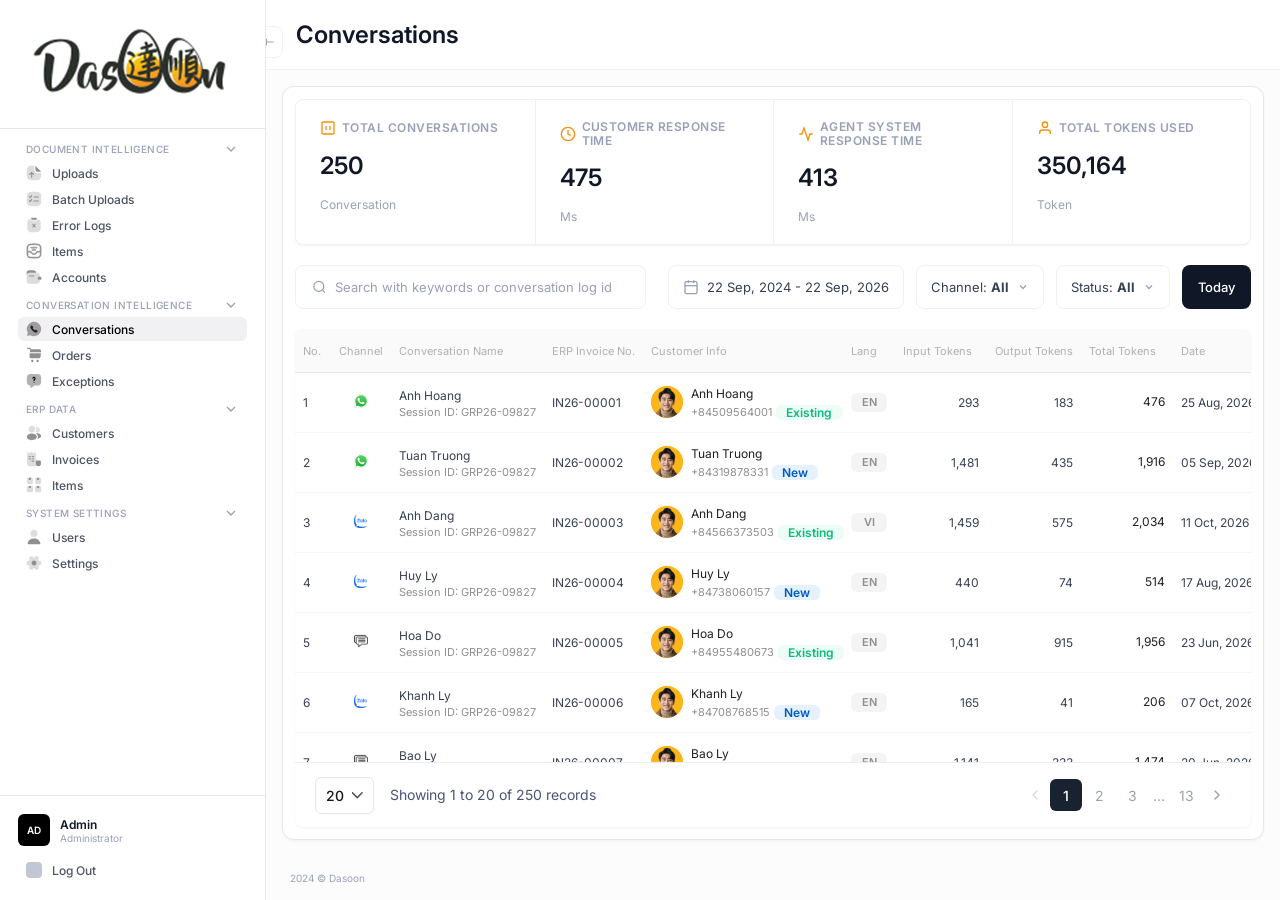
<file: index.html>
<!DOCTYPE html>
<html lang="vi">
  <head>
    <link rel="icon" type="image/png" href="images/logo.png" />
    <meta charset="UTF-8" />
    <meta name="viewport" content="width=device-width, initial-scale=1.0" />
    <title>Dasoon</title>
    <link rel="preconnect" href="https://fonts.googleapis.com" />
    <link rel="preconnect" href="https://fonts.gstatic.com" crossorigin />
    <link
      href="https://fonts.googleapis.com/css2?family=Inter:wght@400;500;600&display=swap"
      rel="stylesheet"
    />
    <link rel="stylesheet" href="style.css" />
  </head>
  <body>
    <div class="frame">
      <aside class="sidebar">
        <div class="logo">
          <img src="images/logo.png" alt="Dasoon" width="206" height="72" />
        </div>

        <nav class="app-sidebar-menu">
          <div class="menu-group">
            <div class="menu-title">
              <span>Document Intelligence</span>
              <svg width="16" height="16" viewBox="0 0 24 24" fill="none" stroke="currentColor" stroke-width="2">
                <polyline points="6 9 12 15 18 9"></polyline>
              </svg>
            </div>
            <a href="#" class="menu-item">
              <img src="images/file-up.svg" alt="" class="menu-icon" />Uploads
            </a>
            <a href="#" class="menu-item">
              <img src="images/questionnaire-tablet.svg" alt="" class="menu-icon" />Batch Uploads
            </a>
            <a href="#" class="menu-item">
              <img src="images/tablet-delete.svg" alt="" class="menu-icon" />Error Logs
            </a>
            <a href="#" class="menu-item">
              <img src="images/Frame.svg" alt="" class="menu-icon" />Items
            </a>
            <a href="#" class="menu-item">
              <img src="images/wallet.svg" alt="" class="menu-icon" />Accounts
            </a>
          </div>

          <div class="menu-group">
            <div class="menu-title">
              <span>Conversation Intelligence</span>
              <svg width="16" height="16" viewBox="0 0 24 24" fill="none" stroke="currentColor" stroke-width="2">
                <polyline points="6 9 12 15 18 9"></polyline>
              </svg>
            </div>
            <a href="index.html" class="menu-item active">
              <img src="images/whatsapp.svg" alt="" class="menu-icon" />Conversations
            </a>
            <a href="orders.html" class="menu-item">
              <img src="images/handcart.svg" alt="" class="menu-icon" />Orders
            </a>
            <a href="#" class="menu-item">
              <img src="images/message-question.svg" alt="" class="menu-icon" />Exceptions
            </a>
          </div>

          <div class="menu-group">
            <div class="menu-title">
              <span>ERP Data</span>
              <svg width="16" height="16" viewBox="0 0 24 24" fill="none" stroke="currentColor" stroke-width="2">
                <polyline points="6 9 12 15 18 9"></polyline>
              </svg>
            </div>
            <a href="#" class="menu-item">
              <img src="images/users.svg" alt="" class="menu-icon" />Customers
            </a>
            <a href="invoices.html" class="menu-item">
              <img src="images/cheque.svg" alt="" class="menu-icon" />Invoices
            </a>
            <a href="items.html" class="menu-item">
              <img src="images/lots-shopping.svg" alt="" class="menu-icon" />Items
            </a>
          </div>

          <div class="menu-group">
            <div class="menu-title">
              <span>System Settings</span>
              <svg width="16" height="16" viewBox="0 0 24 24" fill="none" stroke="currentColor" stroke-width="2">
                <polyline points="6 9 12 15 18 9"></polyline>
              </svg>
            </div>
            <a href="#" class="menu-item">
              <img src="images/user.svg" alt="" class="menu-icon" />Users
            </a>
            <a href="#" class="menu-item">
              <img src="images/setting-2.svg" alt="" class="menu-icon" />Settings
            </a>
          </div>
        </nav>

        <div class="footer-sidebar">
          <div class="admin">
            <span class="avatar">AD</span>
            <div class="admin-info">
              <span class="admin-name">Admin</span>
              <span class="admin-role">Administrator</span>
            </div>
          </div>
          <a href="#" class="menu-item logout"><span class="icon"></span>Log Out</a>
        </div>
      </aside>

      <main class="container">
        <header class="topbar">
          <button class="toggle" type="button" aria-label="Toggle sidebar">
            <img src="images/icon-toggle.svg" alt="Toggle Menu" class="toggle-icon" />
          </button>
          <h1>Conversations</h1>
        </header>

        <section class="content">
          <div class="card">
            <div class="metrics">
              <div class="metric">
                <div class="metric-title">
                  <span class="metric-icon">
                    <svg width="16" height="16" viewBox="0 0 24 24" fill="none" stroke="currentColor" stroke-width="2">
                      <rect x="3" y="3" width="18" height="18" rx="2" ry="2"></rect>
                      <line x1="9" y1="9" x2="9" y2="15"></line>
                      <line x1="15" y1="9" x2="15" y2="15"></line>
                    </svg>
                  </span>
                  <span>Total Conversations</span>
                </div>
                <div class="metric-value">1,456</div>
                <div class="metric-unit">Conversation</div>
              </div>

              <div class="metric">
                <div class="metric-title">
                  <span class="metric-icon">
                    <svg width="16" height="16" viewBox="0 0 24 24" fill="none" stroke="currentColor" stroke-width="2">
                      <circle cx="12" cy="12" r="10"></circle>
                      <polyline points="12 6 12 12 16 14"></polyline>
                    </svg>
                  </span>
                  <span>Customer Response Time</span>
                </div>
                <div class="metric-value">1,456</div>
                <div class="metric-unit">Ms</div>
              </div>

              <div class="metric">
                <div class="metric-title">
                  <span class="metric-icon">
                    <svg width="16" height="16" viewBox="0 0 24 24" fill="none" stroke="currentColor" stroke-width="2">
                      <path d="M22 12h-4l-3 9L9 3l-3 9H2"></path>
                    </svg>
                  </span>
                  <span>Agent System Response Time</span>
                </div>
                <div class="metric-value">1,456</div>
                <div class="metric-unit">Ms</div>
              </div>

              <div class="metric">
                <div class="metric-title">
                  <span class="metric-icon">
                    <svg width="16" height="16" viewBox="0 0 24 24" fill="none" stroke="currentColor" stroke-width="2">
                      <path d="M20 21v-2a4 4 0 0 0-4-4H8a4 4 0 0 0-4 4v2"></path>
                      <circle cx="12" cy="7" r="4"></circle>
                    </svg>
                  </span>
                  <span>Total Tokens Used</span>
                </div>
                <div class="metric-value">1,456</div>
                <div class="metric-unit">Token</div>
              </div>
            </div>

            <div class="filters">
              <label class="search-box">
                <svg width="16" height="16" viewBox="0 0 24 24" fill="none" stroke="currentColor" stroke-width="2">
                  <circle cx="11" cy="11" r="8"></circle>
                  <line x1="21" y1="21" x2="16.65" y2="16.65"></line>
                </svg>
                <input type="text" id="search-input" name="search" placeholder="Search with keywords or conversation log id" />
              </label>

              <div class="filter-actions">
                <div class="filter-box">
                  <svg width="16" height="16" viewBox="0 0 24 24" fill="none" stroke="currentColor" stroke-width="2">
                    <rect x="3" y="4" width="18" height="18" rx="2" ry="2"></rect>
                    <line x1="16" y1="2" x2="16" y2="6"></line>
                    <line x1="8" y1="2" x2="8" y2="6"></line>
                    <line x1="3" y1="10" x2="21" y2="10"></line>
                  </svg>
                  <span>22 Sep, 2024 - 22 Sep, 2026</span>
                </div>

                <div class="filter-box">
                  <span>Channel: <strong>All</strong></span>
                  <svg width="12" height="12" viewBox="0 0 24 24" fill="none" stroke="currentColor" stroke-width="2.5">
                    <polyline points="6 9 12 15 18 9"></polyline>
                  </svg>
                </div>

                <div class="filter-box">
                  <span>Status: <strong>All</strong></span>
                  <svg width="12" height="12" viewBox="0 0 24 24" fill="none" stroke="currentColor" stroke-width="2.5">
                    <polyline points="6 9 12 15 18 9"></polyline>
                  </svg>
                </div>

                <button class="today-btn" type="button">Today</button>
              </div>
            </div>
            <div class="table-container">
              <div class="table-scroll">
                <table class="data-table">
                  <thead>
                    <tr>
                      <th class="col-no">No.</th>
                      <th class="col-channel">Channel</th>
                      <th class="col-conversation">Conversation Name</th>
                      <th class="col-invoice">ERP invoice No.</th>
                      <th class="col-customer">Customer Info</th>
                      <th class="col-lang">Lang</th>
                      <th class="col-input-token">Input Tokens</th>
                      <th class="col-output-token">Output Tokens</th>
                      <th class="col-total-token">Total Tokens</th>
                      <th class="col-date">Date</th>
                      <th class="col-time">Time</th>
                      <th class="col-status">Status</th>
                      <th class="col-action"></th>
                    </tr>
                  </thead>
                  <tbody id="table-body"></tbody>
                </table>
              </div>
              <div class="pagination-container">
                <div class="pagination-left">
                  <button class="pagination-dropdown" aria-label="Select rows per page">
                    <span>20</span>
                    <svg width="11" height="7" viewBox="0 0 11 7" fill="none" xmlns="http://www.w3.org/2000/svg" class="dropdown-icon">
                      <path d="M10.6376 0.285825C10.9288 0.576976 10.9288 1.04899 10.6376 1.34014L5.80429 6.17347C5.51314 6.46462 5.04113 6.46462 4.74998 6.17347L-0.0833511 1.34014C-0.374502 1.04899 -0.374502 0.576976 -0.0833511 0.285825C0.2078 0.00392342 0.671317 0.00392342 0.962468 0.285825L5.27714 4.6005L9.59181 0.285825C9.88296 -0.00462529 10.3465 -0.00462529 10.6376 0.285825Z" fill="#52525B"/>
                    </svg>
                  </button>
                  <span class="pagination-text">Loading...</span>   
                </div>
                <div class="pagination-pages"></div>
              </div>
            </div>
          </div>
        </section>

        <footer class="page-footer">2024 © Dasoon</footer>
      </main>
    </div>
    <script src="js/main.js"></script>
  </body>
</html>
</file>
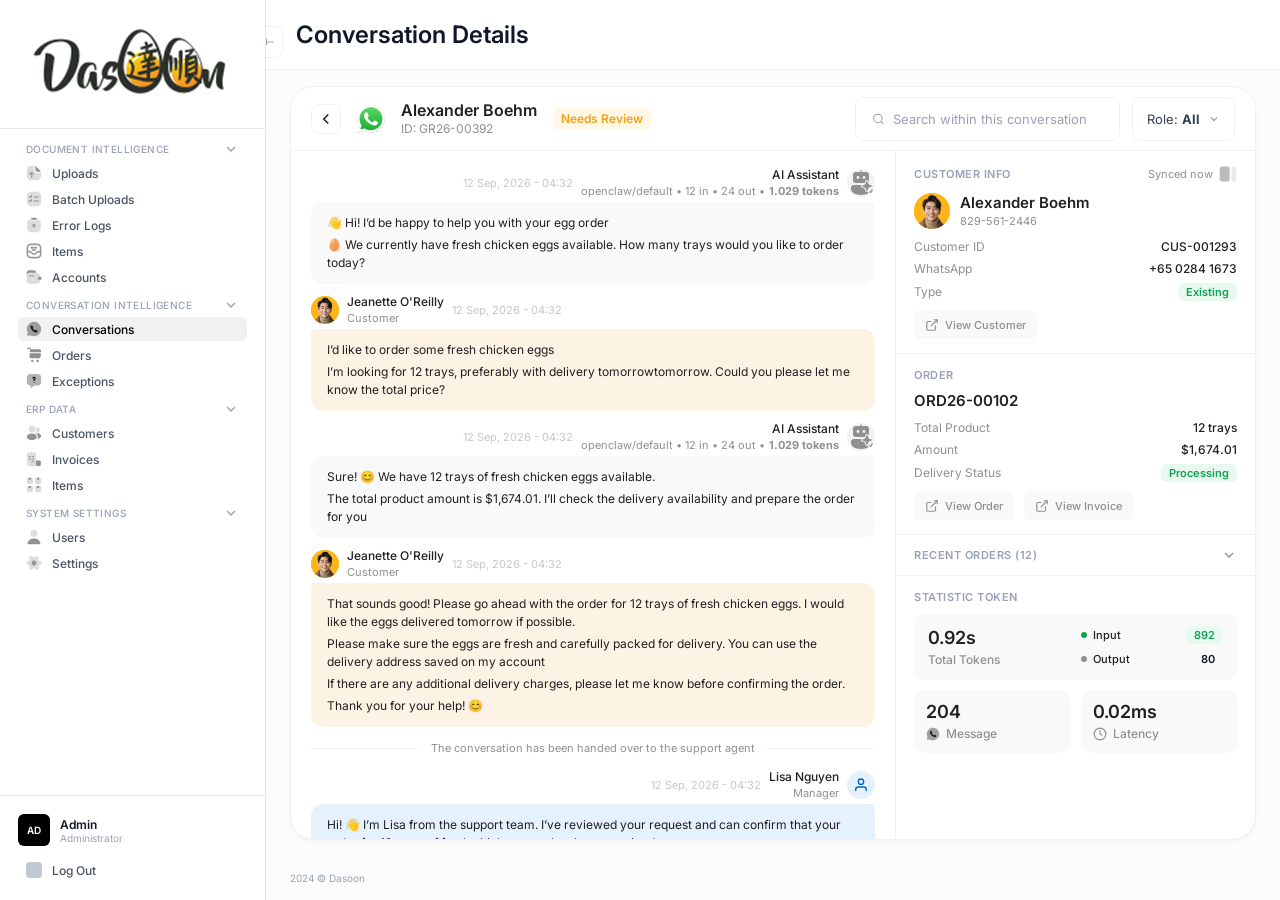
<file: conversation-details.html>
<!DOCTYPE html>
<html lang="vi">
  <head>
    <link rel="icon" type="image/png" href="images/logo.png" />
    <meta charset="UTF-8" />
    <meta name="viewport" content="width=device-width, initial-scale=1.0" />
    <title>Dasoon - Conversation Details</title>
    <link rel="preconnect" href="https://fonts.googleapis.com" />
    <link rel="preconnect" href="https://fonts.gstatic.com" crossorigin />
    <link
      href="https://fonts.googleapis.com/css2?family=Inter:wght@400;500;600;700&display=swap"
      rel="stylesheet"
    />
    <link rel="stylesheet" href="style.css" />
  </head>
  <body>
    <div class="frame">
      <aside class="sidebar">
        <div class="logo">
          <img src="images/logo.png" alt="Dasoon" width="206" height="72" />
        </div>

        <nav class="app-sidebar-menu">
          <div class="menu-group">
            <div class="menu-title">
              <span>Document Intelligence</span>
              <svg width="16" height="16" viewBox="0 0 24 24" fill="none" stroke="currentColor" stroke-width="2">
                <polyline points="6 9 12 15 18 9"></polyline>
              </svg>
            </div>
            <a href="#" class="menu-item">
              <img src="images/file-up.svg" alt="" class="menu-icon" />Uploads
            </a>
            <a href="#" class="menu-item">
              <img src="images/questionnaire-tablet.svg" alt="" class="menu-icon" />Batch Uploads
            </a>
            <a href="#" class="menu-item">
              <img src="images/tablet-delete.svg" alt="" class="menu-icon" />Error Logs
            </a>
            <a href="#" class="menu-item">
              <img src="images/Frame.svg" alt="" class="menu-icon" />Items
            </a>
            <a href="#" class="menu-item">
              <img src="images/wallet.svg" alt="" class="menu-icon" />Accounts
            </a>
          </div>

          <div class="menu-group">
            <div class="menu-title">
              <span>Conversation Intelligence</span>
              <svg width="16" height="16" viewBox="0 0 24 24" fill="none" stroke="currentColor" stroke-width="2">
                <polyline points="6 9 12 15 18 9"></polyline>
              </svg>
            </div>
            <a href="index.html" class="menu-item active">
              <img src="images/whatsapp.svg" alt="" class="menu-icon" />Conversations
            </a>
            <a href="orders.html" class="menu-item">
              <img src="images/handcart.svg" alt="" class="menu-icon" />Orders
            </a>
            <a href="#" class="menu-item">
              <img src="images/message-question.svg" alt="" class="menu-icon" />Exceptions
            </a>
          </div>

          <div class="menu-group">
            <div class="menu-title">
              <span>ERP Data</span>
              <svg width="16" height="16" viewBox="0 0 24 24" fill="none" stroke="currentColor" stroke-width="2">
                <polyline points="6 9 12 15 18 9"></polyline>
              </svg>
            </div>
            <a href="#" class="menu-item">
              <img src="images/users.svg" alt="" class="menu-icon" />Customers
            </a>
            <a href="invoices.html" class="menu-item">
              <img src="images/cheque.svg" alt="" class="menu-icon" />Invoices
            </a>
            <a href="items.html" class="menu-item">
              <img src="images/lots-shopping.svg" alt="" class="menu-icon" />Items
            </a>
          </div>

          <div class="menu-group">
            <div class="menu-title">
              <span>System Settings</span>
              <svg width="16" height="16" viewBox="0 0 24 24" fill="none" stroke="currentColor" stroke-width="2">
                <polyline points="6 9 12 15 18 9"></polyline>
              </svg>
            </div>
            <a href="#" class="menu-item">
              <img src="images/user.svg" alt="" class="menu-icon" />Users
            </a>
            <a href="#" class="menu-item">
              <img src="images/setting-2.svg" alt="" class="menu-icon" />Settings
            </a>
          </div>
        </nav>

        <div class="footer-sidebar">
          <div class="admin">
            <span class="avatar">AD</span>
            <div class="admin-info">
              <span class="admin-name">Admin</span>
              <span class="admin-role">Administrator</span>
            </div>
          </div>
          <a href="#" class="menu-item logout"><span class="icon"></span>Log Out</a>
        </div>
      </aside>

      <main class="container">
        <header class="topbar">
          <button class="toggle" type="button" aria-label="Toggle sidebar">
            <img src="images/icon-toggle.svg" alt="Toggle Menu" class="toggle-icon" />
          </button>
          <h1>Conversation Details</h1>
        </header>

        <section class="content content-conversation-details">
          <div class="conversation-details-card">
            <div class="conversation-header-row">
              <div class="conversation-header-left">
                <a href="index.html" class="conversation-back-btn" aria-label="Back to conversations">
                  <svg width="18" height="18" viewBox="0 0 24 24" fill="none" stroke="currentColor" stroke-width="2">
                    <polyline points="15 18 9 12 15 6"></polyline>
                  </svg>
                </a>
                <div class="conversation-channel-icon">
                  <img src="images/icon-whatsapp.svg" alt="WhatsApp" width="28" height="28" />
                </div>
                <div class="conversation-header-meta">
                  <span class="conversation-header-title" id="conv-name">Alexander Boehm</span>
                  <span class="conversation-header-id" id="conv-id">ID: GR26-00392</span>
                </div>
                <div class="badge-status badge-status-pending" id="conv-status-badge">Needs Review</div>
              </div>

              <div class="conversation-header-right">
                <label class="search-box" style="width: 265px; height: 44px;">
                  <svg width="14" height="14" viewBox="0 0 24 24" fill="none" stroke="currentColor" stroke-width="2">
                    <circle cx="11" cy="11" r="8"></circle>
                    <line x1="21" y1="21" x2="16.65" y2="16.65"></line>
                  </svg>
                  <input type="text" id="conv-search-input" placeholder="Search within this conversation" />
                </label>

                <div class="filter-box" id="conv-role-filter">
                  <span>Role: <strong>All</strong></span>
                  <svg width="12" height="12" viewBox="0 0 24 24" fill="none" stroke="currentColor" stroke-width="2.5">
                    <polyline points="6 9 12 15 18 9"></polyline>
                  </svg>
                </div>
              </div>
            </div>

            <div class="conversation-body-layout">
              <div class="conversation-chat-pane">
                <div class="conversation-chat-scroll" id="conversation-chat-scroll"></div>
              </div>

              <aside class="conversation-sidebar-pane">
                <div class="conv-side-section">
                  <div class="conv-section-header">
                    <span class="conv-section-title">Customer Info</span>
                    <div class="conv-sync-action">
                      <span>Synced now</span>
                      <img src="images/element-4.svg" alt="" width="18" height="18" />
                    </div>
                  </div>

                  <div class="conv-user-info-card">
                    <div class="conv-user-avatar">
                      <img src="images/avatar.svg" alt="" id="conv-customer-avatar" />
                    </div>
                    <div>
                      <div class="conv-user-name" id="conv-customer-name">Alexander Boehm</div>
                      <div class="conv-user-phone" id="conv-customer-phone">829-561-2446</div>
                    </div>
                  </div>

                  <div class="conv-details-list">
                    <div class="conv-detail-item">
                      <span class="conv-detail-label">Customer ID</span>
                      <span class="conv-detail-value" id="conv-customer-id">CUS-001293</span>
                    </div>
                    <div class="conv-detail-item">
                      <span class="conv-detail-label">WhatsApp</span>
                      <span class="conv-detail-value" id="conv-customer-whatsapp">+65 0284 1673</span>
                    </div>
                    <div class="conv-detail-item">
                      <span class="conv-detail-label">Type</span>
                      <span class="badge-status badge-status-paid" style="font-size: 11px; padding: 2px 8px;">Existing</span>
                    </div>
                  </div>

                  <a href="#" class="conv-action-btn-link">
                    <svg width="14" height="14" viewBox="0 0 24 24" fill="none" stroke="currentColor" stroke-width="2">
                      <path d="M18 13v6a2 2 0 0 1-2 2H5a2 2 0 0 1-2-2V8a2 2 0 0 1 2-2h6"></path>
                      <polyline points="15 3 21 3 21 9"></polyline>
                      <line x1="10" y1="14" x2="21" y2="3"></line>
                    </svg>
                    <span>View Customer</span>
                  </a>
                </div>

                <div class="conv-side-section">
                  <div class="conv-section-header">
                    <span class="conv-section-title">ORDER</span>
                  </div>

                  <div class="conv-user-name" id="conv-order-id" style="font-size: 15px;">ORD26-00102</div>

                  <div class="conv-details-list">
                    <div class="conv-detail-item">
                      <span class="conv-detail-label">Total Product</span>
                      <span class="conv-detail-value" id="conv-order-product">12 trays</span>
                    </div>
                    <div class="conv-detail-item">
                      <span class="conv-detail-label">Amount</span>
                      <span class="conv-detail-value" id="conv-order-amount">$1,674.01</span>
                    </div>
                    <div class="conv-detail-item">
                      <span class="conv-detail-label">Delivery Status</span>
                      <span class="badge-status badge-status-paid" style="font-size: 11px; padding: 2px 8px;">Processing</span>
                    </div>
                  </div>

                  <div class="conv-actions-group">
                    <a href="orders.html" class="conv-action-btn-link">
                      <svg width="14" height="14" viewBox="0 0 24 24" fill="none" stroke="currentColor" stroke-width="2">
                        <path d="M18 13v6a2 2 0 0 1-2 2H5a2 2 0 0 1-2-2V8a2 2 0 0 1 2-2h6"></path>
                        <polyline points="15 3 21 3 21 9"></polyline>
                        <line x1="10" y1="14" x2="21" y2="3"></line>
                      </svg>
                      <span>View Order</span>
                    </a>
                    <a href="invoices.html" class="conv-action-btn-link">
                      <svg width="14" height="14" viewBox="0 0 24 24" fill="none" stroke="currentColor" stroke-width="2">
                        <path d="M18 13v6a2 2 0 0 1-2 2H5a2 2 0 0 1-2-2V8a2 2 0 0 1 2-2h6"></path>
                        <polyline points="15 3 21 3 21 9"></polyline>
                        <line x1="10" y1="14" x2="21" y2="3"></line>
                      </svg>
                      <span>View Invoice</span>
                    </a>
                  </div>
                </div>

                <div class="conv-side-section" style="padding: 12px 18px;">
                  <div class="conv-section-header">
                    <span class="conv-section-title">RECENT ORDERS (12)</span>
                    <svg width="16" height="16" viewBox="0 0 24 24" fill="none" stroke="#918f8f" stroke-width="2">
                      <polyline points="6 9 12 15 18 9"></polyline>
                    </svg>
                  </div>
                </div>

                <div class="conv-side-section">
                  <div class="conv-section-header">
                    <span class="conv-section-title">STATISTIC TOKEN</span>
                  </div>

                  <div class="conv-token-grid">
                    <div class="conv-token-box">
                      <div class="conv-token-col-left">
                        <div class="conv-token-main-val" id="conv-tokens-time">0.92s</div>
                        <div class="conv-token-main-label">Total Tokens</div>
                      </div>
                      <div class="conv-token-col-right">
                        <div class="conv-token-row">
                          <div class="conv-token-indicator">
                            <span class="conv-dot green"></span>
                            <span>Input</span>
                          </div>
                          <span class="badge-status badge-status-paid" style="font-size: 11px; padding: 2px 8px;" id="conv-input-tokens">892</span>
                        </div>
                        <div class="conv-token-row">
                          <div class="conv-token-indicator">
                            <span class="conv-dot grey"></span>
                            <span>Output</span>
                          </div>
                          <span class="badge-status badge-status-refunded" style="font-size: 11px; padding: 2px 8px;" id="conv-output-tokens">80</span>
                        </div>
                      </div>
                    </div>

                    <div class="conv-token-grid-row2">
                      <div class="conv-metric-mini">
                        <div class="conv-metric-mini-val">204</div>
                        <div class="conv-metric-mini-desc">
                          <img src="images/whatsapp.svg" alt="" width="14" height="14" />
                          <span>Message</span>
                        </div>
                      </div>
                      <div class="conv-metric-mini">
                        <div class="conv-metric-mini-val">0.02ms</div>
                        <div class="conv-metric-mini-desc">
                          <svg width="14" height="14" viewBox="0 0 24 24" fill="none" stroke="currentColor" stroke-width="2">
                            <circle cx="12" cy="12" r="10"></circle>
                            <polyline points="12 6 12 12 16 14"></polyline>
                          </svg>
                          <span>Latency</span>
                        </div>
                      </div>
                    </div>
                  </div>
                </div>
              </aside>
            </div>
          </div>
        </section>

        <footer class="page-footer">2024 &copy; Dasoon</footer>
      </main>
    </div>
    <script src="js/conversation-details.js"></script>
  </body>
</html>
</file>
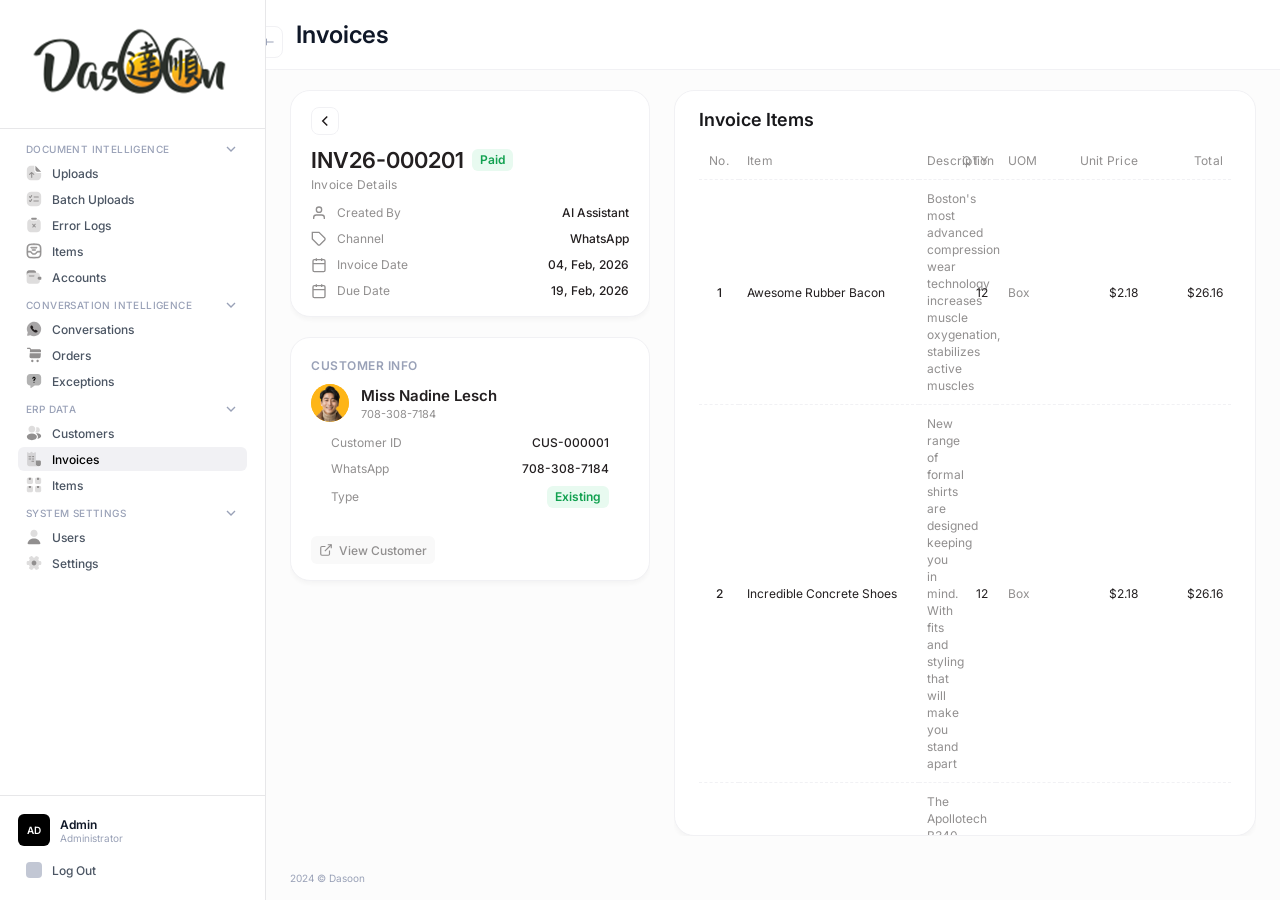
<file: invoice-details.html>
<!DOCTYPE html>
<html lang="vi">
  <head>
    <link rel="icon" type="image/png" href="images/logo.png" />
    <meta charset="UTF-8" />
    <meta name="viewport" content="width=device-width, initial-scale=1.0" />
    <title>Dasoon - Invoice Details</title>
    <link rel="preconnect" href="https://fonts.googleapis.com" />
    <link rel="preconnect" href="https://fonts.gstatic.com" crossorigin />
    <link
      href="https://fonts.googleapis.com/css2?family=Inter:wght@400;500;600;700&display=swap"
      rel="stylesheet"
    />
    <link rel="stylesheet" href="style.css" />
  </head>
  <body>
    <div class="frame">
      <aside class="sidebar">
        <div class="logo">
          <img src="images/logo.png" alt="Dasoon" width="206" height="72" />
        </div>

        <nav class="app-sidebar-menu">
          <div class="menu-group">
            <div class="menu-title">
              <span>Document Intelligence</span>
              <svg width="16" height="16" viewBox="0 0 24 24" fill="none" stroke="currentColor" stroke-width="2">
                <polyline points="6 9 12 15 18 9"></polyline>
              </svg>
            </div>
            <a href="#" class="menu-item">
              <img src="images/file-up.svg" alt="" class="menu-icon" />Uploads
            </a>
            <a href="#" class="menu-item">
              <img src="images/questionnaire-tablet.svg" alt="" class="menu-icon" />Batch Uploads
            </a>
            <a href="#" class="menu-item">
              <img src="images/tablet-delete.svg" alt="" class="menu-icon" />Error Logs
            </a>
            <a href="#" class="menu-item">
              <img src="images/Frame.svg" alt="" class="menu-icon" />Items
            </a>
            <a href="#" class="menu-item">
              <img src="images/wallet.svg" alt="" class="menu-icon" />Accounts
            </a>
          </div>

          <div class="menu-group">
            <div class="menu-title">
              <span>Conversation Intelligence</span>
              <svg width="16" height="16" viewBox="0 0 24 24" fill="none" stroke="currentColor" stroke-width="2">
                <polyline points="6 9 12 15 18 9"></polyline>
              </svg>
            </div>
            <a href="index.html" class="menu-item">
              <img src="images/whatsapp.svg" alt="" class="menu-icon" />Conversations
            </a>
            <a href="orders.html" class="menu-item">
              <img src="images/handcart.svg" alt="" class="menu-icon" />Orders
            </a>
            <a href="#" class="menu-item">
              <img src="images/message-question.svg" alt="" class="menu-icon" />Exceptions
            </a>
          </div>

          <div class="menu-group">
            <div class="menu-title">
              <span>ERP Data</span>
              <svg width="16" height="16" viewBox="0 0 24 24" fill="none" stroke="currentColor" stroke-width="2">
                <polyline points="6 9 12 15 18 9"></polyline>
              </svg>
            </div>
            <a href="#" class="menu-item">
              <img src="images/users.svg" alt="" class="menu-icon" />Customers
            </a>
            <a href="invoices.html" class="menu-item active">
              <img src="images/cheque.svg" alt="" class="menu-icon" />Invoices
            </a>
            <a href="items.html" class="menu-item">
              <img src="images/lots-shopping.svg" alt="" class="menu-icon" />Items
            </a>
          </div>

          <div class="menu-group">
            <div class="menu-title">
              <span>System Settings</span>
              <svg width="16" height="16" viewBox="0 0 24 24" fill="none" stroke="currentColor" stroke-width="2">
                <polyline points="6 9 12 15 18 9"></polyline>
              </svg>
            </div>
            <a href="#" class="menu-item">
              <img src="images/user.svg" alt="" class="menu-icon" />Users
            </a>
            <a href="#" class="menu-item">
              <img src="images/setting-2.svg" alt="" class="menu-icon" />Settings
            </a>
          </div>
        </nav>

        <div class="footer-sidebar">
          <div class="admin">
            <span class="avatar">AD</span>
            <div class="admin-info">
              <span class="admin-name">Admin</span>
              <span class="admin-role">Administrator</span>
            </div>
          </div>
          <a href="#" class="menu-item logout"><span class="icon"></span>Log Out</a>
        </div>
      </aside>

      <main class="container">
        <header class="topbar">
          <button class="toggle" type="button" aria-label="Toggle sidebar">
            <img src="images/icon-toggle.svg" alt="Toggle Menu" class="toggle-icon" />
          </button>
          <h1>Invoices</h1>
        </header>

        <section class="content content-invoice-details">
          <div class="invoice-details-layout">
            <div class="invoice-details-side">
              <div class="invoice-detail-card">
                <div class="invoice-detail-header">
                  <a href="invoices.html" class="invoice-back-btn" aria-label="Back to Invoices">
                    <svg width="18" height="18" viewBox="0 0 24 24" fill="none" stroke="#231f20" stroke-width="2">
                      <polyline points="15 18 9 12 15 6"></polyline>
                    </svg>
                  </a>
                  <div class="invoice-detail-title-group">
                    <div class="invoice-detail-id-row">
                      <span class="invoice-detail-id" id="detail-invoice-no">INV26-000201</span>
                      <span class="badge-status badge-status-paid" id="detail-status-badge">Paid</span>
                    </div>
                    <span class="invoice-detail-subtitle">Invoice Details</span>
                  </div>
                </div>

                <div class="invoice-meta-list">
                  <div class="invoice-meta-item">
                    <div class="invoice-meta-label">
                      <svg width="16" height="16" viewBox="0 0 24 24" fill="none" stroke="#918f8f" stroke-width="2">
                        <path d="M20 21v-2a4 4 0 0 0-4-4H8a4 4 0 0 0-4 4v2"></path>
                        <circle cx="12" cy="7" r="4"></circle>
                      </svg>
                      <span>Created By</span>
                    </div>
                    <span class="invoice-meta-val" id="detail-created-by">AI Assistant</span>
                  </div>

                  <div class="invoice-meta-item">
                    <div class="invoice-meta-label">
                      <svg width="16" height="16" viewBox="0 0 24 24" fill="none" stroke="#918f8f" stroke-width="2">
                        <path d="M20.59 13.41l-7.17 7.17a2 2 0 0 1-2.83 0L2 12V2h10l8.59 8.59a2 2 0 0 1 0 2.82z"></path>
                        <line x1="7" y1="7" x2="7.01" y2="7"></line>
                      </svg>
                      <span>channel</span>
                    </div>
                    <span class="invoice-meta-val" id="detail-channel">WhatsApp</span>
                  </div>

                  <div class="invoice-meta-item">
                    <div class="invoice-meta-label">
                      <svg width="16" height="16" viewBox="0 0 24 24" fill="none" stroke="#918f8f" stroke-width="2">
                        <rect x="3" y="4" width="18" height="18" rx="2" ry="2"></rect>
                        <line x1="16" y1="2" x2="16" y2="6"></line>
                        <line x1="8" y1="2" x2="8" y2="6"></line>
                        <line x1="3" y1="10" x2="21" y2="10"></line>
                      </svg>
                      <span>Invoice Date</span>
                    </div>
                    <span class="invoice-meta-val" id="detail-invoice-date">12 Sep, 2026</span>
                  </div>

                  <div class="invoice-meta-item">
                    <div class="invoice-meta-label">
                      <svg width="16" height="16" viewBox="0 0 24 24" fill="none" stroke="#918f8f" stroke-width="2">
                        <rect x="3" y="4" width="18" height="18" rx="2" ry="2"></rect>
                        <line x1="16" y1="2" x2="16" y2="6"></line>
                        <line x1="8" y1="2" x2="8" y2="6"></line>
                        <line x1="3" y1="10" x2="21" y2="10"></line>
                      </svg>
                      <span>Due Date</span>
                    </div>
                    <span class="invoice-meta-val" id="detail-due-date">16 Sep, 2026</span>
                  </div>
                </div>
              </div>

              <div class="invoice-detail-card">
                <div class="invoice-customer-card-header">
                  <span>CUSTOMER INFO</span>
                </div>
                <div class="invoice-customer-body">
                  <div class="invoice-customer-profile">
                    <img src="images/avatar.svg" alt="" class="invoice-detail-avatar" id="detail-cust-avatar" />
                    <div class="invoice-detail-cust-info">
                      <span class="invoice-detail-cust-name" id="detail-cust-name">Alexander Boehm</span>
                      <span class="invoice-detail-cust-phone" id="detail-cust-phone">829-561-2446</span>
                    </div>
                  </div>

                  <div class="invoice-meta-list">
                    <div class="invoice-meta-item">
                      <span class="invoice-meta-gray">Customer ID</span>
                      <span class="invoice-meta-val" id="detail-cust-id">CUS-001293</span>
                    </div>
                    <div class="invoice-meta-item">
                      <span class="invoice-meta-gray">WhatsApp</span>
                      <span class="invoice-meta-val" id="detail-cust-whatsapp">+65 XXXX XXXX</span>
                    </div>
                    <div class="invoice-meta-item">
                      <span class="invoice-meta-gray">type</span>
                      <span class="badge-status badge-status-paid" id="detail-cust-type">Existing</span>
                    </div>
                  </div>

                  <a href="#" class="invoice-view-cust-btn">
                    <svg width="14" height="14" viewBox="0 0 24 24" fill="none" stroke="currentColor" stroke-width="2">
                      <path d="M18 13v6a2 2 0 0 1-2 2H5a2 2 0 0 1-2-2V8a2 2 0 0 1 2-2h6"></path>
                      <polyline points="15 3 21 3 21 9"></polyline>
                      <line x1="10" y1="14" x2="21" y2="3"></line>
                    </svg>
                    <span>View Customer</span>
                  </a>
                </div>
              </div>
            </div>

            <div class="invoice-details-main">
              <div class="invoice-items-card">
                <div class="invoice-items-card-header">
                  <h2>invoice items</h2>
                </div>
                <div class="invoice-items-table-wrapper">
                  <table class="invoice-items-table">
                    <thead>
                      <tr>
                        <th class="col-item-no">No.</th>
                        <th class="col-item-name">Item</th>
                        <th class="col-item-desc">Description</th>
                        <th class="col-item-qty">QTY</th>
                        <th class="col-item-uom">UOM</th>
                        <th class="col-item-price">Unit Price</th>
                        <th class="col-item-total">Total</th>
                      </tr>
                    </thead>
                    <tbody id="invoice-items-tbody"></tbody>
                  </table>

                  <div class="invoice-summary-section">
                    <div class="invoice-summary-row">
                      <span class="invoice-summary-label">Subtotal</span>
                      <span class="invoice-summary-val" id="summary-subtotal">$10,503.67</span>
                    </div>
                    <div class="invoice-summary-row">
                      <span class="invoice-summary-label">Tax</span>
                      <span class="invoice-summary-val" id="summary-tax">$1,050.36</span>
                    </div>
                    <div class="invoice-summary-row invoice-grand-total-row">
                      <span class="invoice-grand-total-label">Grand Total</span>
                      <span class="invoice-grand-total-val" id="summary-grand-total">$11,553.99</span>
                    </div>
                  </div>
                </div>
              </div>
            </div>
          </div>
        </section>

        <footer class="page-footer">2024 &copy; Dasoon</footer>
      </main>
    </div>
    <script src="js/invoice-details.js"></script>
  </body>
</html>
</file>
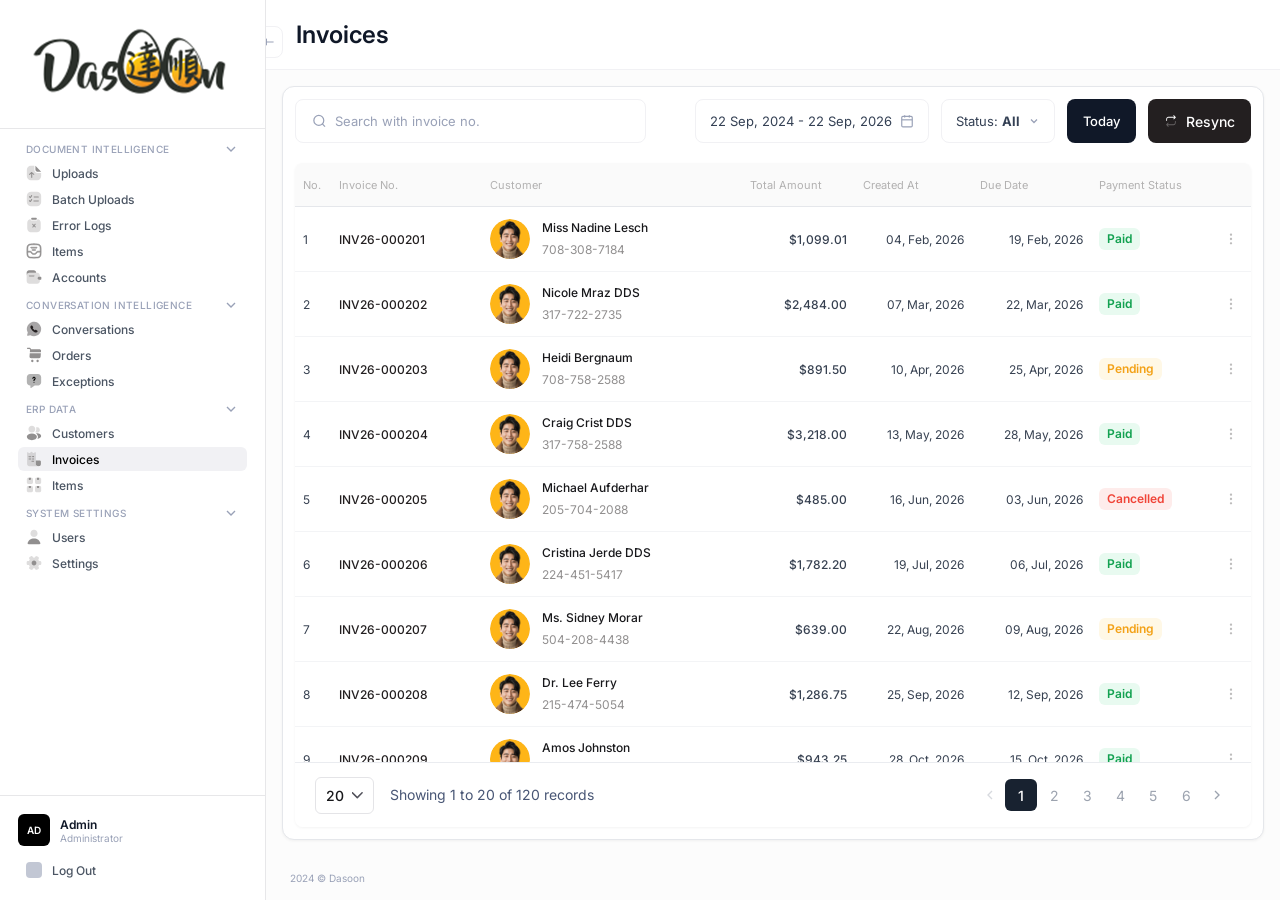
<file: invoices.html>
<!DOCTYPE html>
<html lang="vi">
  <head>
    <link rel="icon" type="image/png" href="images/logo.png" />
    <meta charset="UTF-8" />
    <meta name="viewport" content="width=device-width, initial-scale=1.0" />
    <title>Dasoon - Invoices</title>
    <link rel="preconnect" href="https://fonts.googleapis.com" />
    <link rel="preconnect" href="https://fonts.gstatic.com" crossorigin />
    <link
      href="https://fonts.googleapis.com/css2?family=Inter:wght@400;500;600&display=swap"
      rel="stylesheet"
    />
    <link rel="stylesheet" href="style.css" />
  </head>
  <body>
    <div class="frame">
      <aside class="sidebar">
        <div class="logo">
          <img src="images/logo.png" alt="Dasoon" width="206" height="72" />
        </div>

        <nav class="app-sidebar-menu">
          <div class="menu-group">
            <div class="menu-title">
              <span>Document Intelligence</span>
              <svg width="16" height="16" viewBox="0 0 24 24" fill="none" stroke="currentColor" stroke-width="2">
                <polyline points="6 9 12 15 18 9"></polyline>
              </svg>
            </div>
            <a href="#" class="menu-item">
              <img src="images/file-up.svg" alt="" class="menu-icon" />Uploads
            </a>
            <a href="#" class="menu-item">
              <img src="images/questionnaire-tablet.svg" alt="" class="menu-icon" />Batch Uploads
            </a>
            <a href="#" class="menu-item">
              <img src="images/tablet-delete.svg" alt="" class="menu-icon" />Error Logs
            </a>
            <a href="#" class="menu-item">
              <img src="images/Frame.svg" alt="" class="menu-icon" />Items
            </a>
            <a href="#" class="menu-item">
              <img src="images/wallet.svg" alt="" class="menu-icon" />Accounts
            </a>
          </div>

          <div class="menu-group">
            <div class="menu-title">
              <span>Conversation Intelligence</span>
              <svg width="16" height="16" viewBox="0 0 24 24" fill="none" stroke="currentColor" stroke-width="2">
                <polyline points="6 9 12 15 18 9"></polyline>
              </svg>
            </div>
            <a href="index.html" class="menu-item">
              <img src="images/whatsapp.svg" alt="" class="menu-icon" />Conversations
            </a>
            <a href="orders.html" class="menu-item">
              <img src="images/handcart.svg" alt="" class="menu-icon" />Orders
            </a>
            <a href="#" class="menu-item">
              <img src="images/message-question.svg" alt="" class="menu-icon" />Exceptions
            </a>
          </div>

          <div class="menu-group">
            <div class="menu-title">
              <span>ERP Data</span>
              <svg width="16" height="16" viewBox="0 0 24 24" fill="none" stroke="currentColor" stroke-width="2">
                <polyline points="6 9 12 15 18 9"></polyline>
              </svg>
            </div>
            <a href="#" class="menu-item">
              <img src="images/users.svg" alt="" class="menu-icon" />Customers
            </a>
            <a href="invoices.html" class="menu-item active">
              <img src="images/cheque.svg" alt="" class="menu-icon" />Invoices
            </a>
            <a href="items.html" class="menu-item">
              <img src="images/lots-shopping.svg" alt="" class="menu-icon" />Items
            </a>
          </div>

          <div class="menu-group">
            <div class="menu-title">
              <span>System Settings</span>
              <svg width="16" height="16" viewBox="0 0 24 24" fill="none" stroke="currentColor" stroke-width="2">
                <polyline points="6 9 12 15 18 9"></polyline>
              </svg>
            </div>
            <a href="#" class="menu-item">
              <img src="images/user.svg" alt="" class="menu-icon" />Users
            </a>
            <a href="#" class="menu-item">
              <img src="images/setting-2.svg" alt="" class="menu-icon" />Settings
            </a>
          </div>
        </nav>

        <div class="footer-sidebar">
          <div class="admin">
            <span class="avatar">AD</span>
            <div class="admin-info">
              <span class="admin-name">Admin</span>
              <span class="admin-role">Administrator</span>
            </div>
          </div>
          <a href="#" class="menu-item logout"><span class="icon"></span>Log Out</a>
        </div>
      </aside>

      <main class="container">
        <header class="topbar">
          <button class="toggle" type="button" aria-label="Toggle sidebar">
            <img src="images/icon-toggle.svg" alt="Toggle Menu" class="toggle-icon" />
          </button>
          <h1>Invoices</h1>
        </header>

        <section class="content">
          <div class="card">
            <div class="filters">
              <label class="search-box">
                <svg width="16" height="16" viewBox="0 0 24 24" fill="none" stroke="currentColor" stroke-width="2">
                  <circle cx="11" cy="11" r="8"></circle>
                  <line x1="21" y1="21" x2="16.65" y2="16.65"></line>
                </svg>
                <input type="text" id="invoice-search-input" name="search" placeholder="Search with invoice no." />
              </label>

              <div class="filter-actions">
                <div class="filter-box" id="date-picker-box">
                  <span>22 Sep, 2024 - 22 Sep, 2026</span>
                  <svg width="14" height="14" viewBox="0 0 24 24" fill="none" stroke="currentColor" stroke-width="2">
                    <rect x="3" y="4" width="18" height="18" rx="2" ry="2"></rect>
                    <line x1="16" y1="2" x2="16" y2="6"></line>
                    <line x1="8" y1="2" x2="8" y2="6"></line>
                    <line x1="3" y1="10" x2="21" y2="10"></line>
                  </svg>
                </div>

                <div class="filter-box" id="status-filter-box">
                  <span>Status: <strong>All</strong></span>
                  <svg width="12" height="12" viewBox="0 0 24 24" fill="none" stroke="currentColor" stroke-width="2.5">
                    <polyline points="6 9 12 15 18 9"></polyline>
                  </svg>
                </div>

                <button class="today-btn" id="today-btn" type="button">Today</button>

                <button class="resync-btn" id="resync-btn" type="button">
                  <img src="images/arrows-loop.svg" alt="" width="14" height="14" class="resync-icon" />
                  <span>Resync</span>
                </button>
              </div>
            </div>

            <div class="table-container">
              <div class="table-scroll">
                <table class="data-table">
                  <thead>
                    <tr>
                      <th class="col-no">No.</th>
                      <th class="col-invoice-no">Invoice No.</th>
                      <th class="col-invoice-customer">Customer</th>
                      <th class="col-invoice-amount">Total Amount</th>
                      <th class="col-invoice-created">Created At</th>
                      <th class="col-invoice-due">Due Date</th>
                      <th class="col-invoice-status">Payment Status</th>
                      <th class="col-invoice-action"></th>
                    </tr>
                  </thead>
                  <tbody id="invoices-table-body"></tbody>
                </table>
              </div>

              <div class="pagination-container">
                <div class="pagination-left">
                  <button class="pagination-dropdown" id="page-size-btn" aria-label="Select rows per page" type="button">
                    <span>20</span>
                    <svg width="11" height="7" viewBox="0 0 11 7" fill="none" xmlns="http://www.w3.org/2000/svg" class="dropdown-icon">
                      <path d="M10.6376 0.285825C10.9288 0.576976 10.9288 1.04899 10.6376 1.34014L5.80429 6.17347C5.51314 6.46462 5.04113 6.46462 4.74998 6.17347L-0.0833511 1.34014C-0.374502 1.04899 -0.374502 0.576976 -0.0833511 0.285825C0.2078 0.00392342 0.671317 0.00392342 0.962468 0.285825L5.27714 4.6005L9.59181 0.285825C9.88296 -0.00462529 10.3465 -0.00462529 10.6376 0.285825Z" fill="#52525B"/>
                    </svg>
                  </button>
                  <span class="pagination-text">Showing 1 to 20 of 120 records</span>
                </div>

                <div class="pagination-pages"></div>
              </div>
            </div>
          </div>
        </section>

        <footer class="page-footer">2024 &copy; Dasoon</footer>
      </main>
    </div>
    <script src="js/invoices.js"></script>
  </body>
</html>
</file>
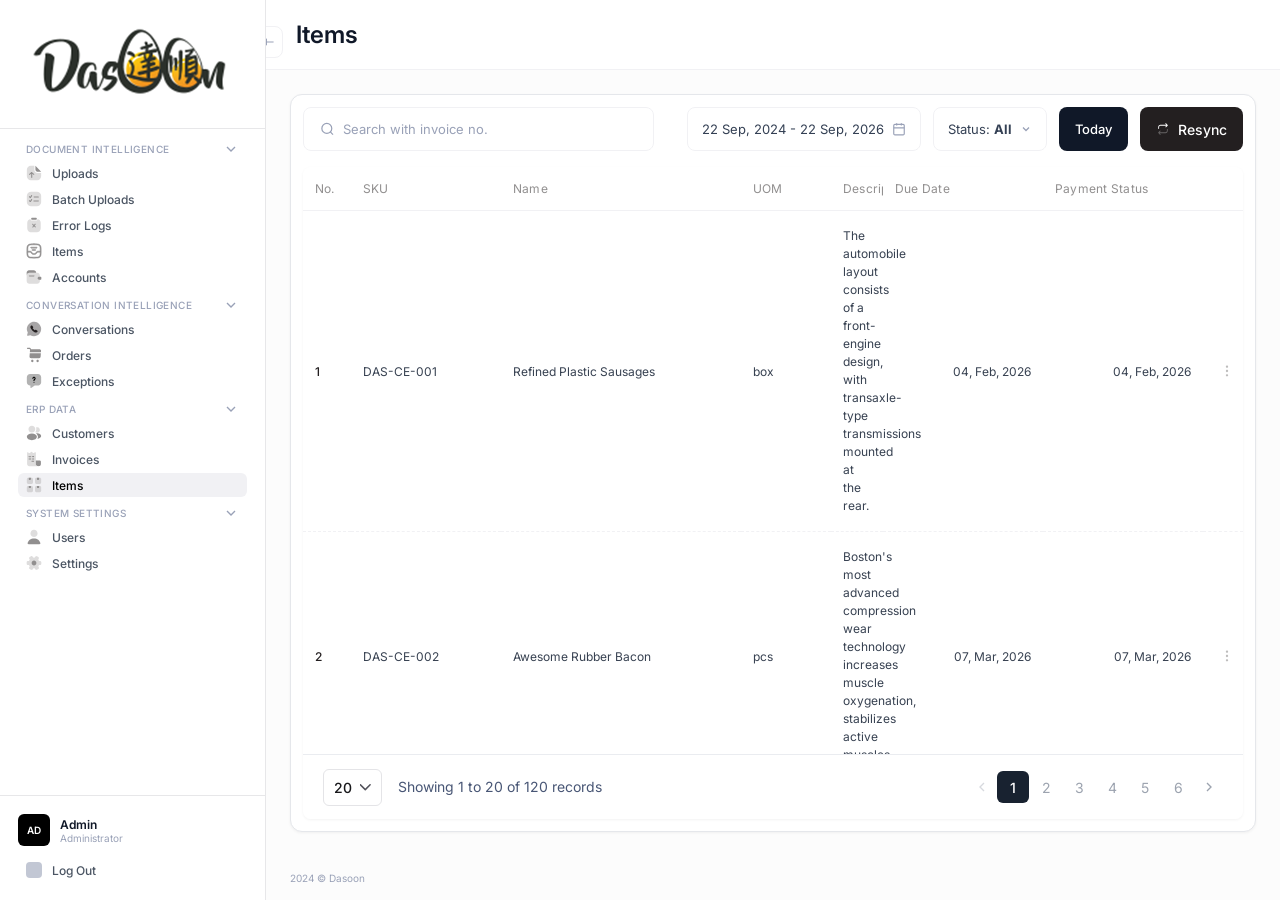
<file: items.html>
<!DOCTYPE html>
<html lang="vi">
  <head>
    <link rel="icon" type="image/png" href="images/logo.png" />
    <meta charset="UTF-8" />
    <meta name="viewport" content="width=device-width, initial-scale=1.0" />
    <title>Dasoon - Items</title>
    <link rel="preconnect" href="https://fonts.googleapis.com" />
    <link rel="preconnect" href="https://fonts.gstatic.com" crossorigin />
    <link
      href="https://fonts.googleapis.com/css2?family=Inter:wght@400;500;600&display=swap"
      rel="stylesheet"
    />
    <link rel="stylesheet" href="style.css" />
  </head>
  <body>
    <div class="frame">
      <aside class="sidebar">
        <div class="logo">
          <img src="images/logo.png" alt="Dasoon" width="206" height="72" />
        </div>

        <nav class="app-sidebar-menu">
          <div class="menu-group">
            <div class="menu-title">
              <span>Document Intelligence</span>
              <svg width="16" height="16" viewBox="0 0 24 24" fill="none" stroke="currentColor" stroke-width="2">
                <polyline points="6 9 12 15 18 9"></polyline>
              </svg>
            </div>
            <a href="#" class="menu-item">
              <img src="images/file-up.svg" alt="" class="menu-icon" />Uploads
            </a>
            <a href="#" class="menu-item">
              <img src="images/questionnaire-tablet.svg" alt="" class="menu-icon" />Batch Uploads
            </a>
            <a href="#" class="menu-item">
              <img src="images/tablet-delete.svg" alt="" class="menu-icon" />Error Logs
            </a>
            <a href="#" class="menu-item">
              <img src="images/Frame.svg" alt="" class="menu-icon" />Items
            </a>
            <a href="#" class="menu-item">
              <img src="images/wallet.svg" alt="" class="menu-icon" />Accounts
            </a>
          </div>

          <div class="menu-group">
            <div class="menu-title">
              <span>Conversation Intelligence</span>
              <svg width="16" height="16" viewBox="0 0 24 24" fill="none" stroke="currentColor" stroke-width="2">
                <polyline points="6 9 12 15 18 9"></polyline>
              </svg>
            </div>
            <a href="index.html" class="menu-item">
              <img src="images/whatsapp.svg" alt="" class="menu-icon" />Conversations
            </a>
            <a href="orders.html" class="menu-item">
              <img src="images/handcart.svg" alt="" class="menu-icon" />Orders
            </a>
            <a href="#" class="menu-item">
              <img src="images/message-question.svg" alt="" class="menu-icon" />Exceptions
            </a>
          </div>

          <div class="menu-group">
            <div class="menu-title">
              <span>ERP Data</span>
              <svg width="16" height="16" viewBox="0 0 24 24" fill="none" stroke="currentColor" stroke-width="2">
                <polyline points="6 9 12 15 18 9"></polyline>
              </svg>
            </div>
            <a href="#" class="menu-item">
              <img src="images/users.svg" alt="" class="menu-icon" />Customers
            </a>
            <a href="invoices.html" class="menu-item">
              <img src="images/cheque.svg" alt="" class="menu-icon" />Invoices
            </a>
            <a href="items.html" class="menu-item active">
              <img src="images/lots-shopping.svg" alt="" class="menu-icon" />Items
            </a>
          </div>

          <div class="menu-group">
            <div class="menu-title">
              <span>System Settings</span>
              <svg width="16" height="16" viewBox="0 0 24 24" fill="none" stroke="currentColor" stroke-width="2">
                <polyline points="6 9 12 15 18 9"></polyline>
              </svg>
            </div>
            <a href="#" class="menu-item">
              <img src="images/user.svg" alt="" class="menu-icon" />Users
            </a>
            <a href="#" class="menu-item">
              <img src="images/setting-2.svg" alt="" class="menu-icon" />Settings
            </a>
          </div>
        </nav>

        <div class="footer-sidebar">
          <div class="admin">
            <span class="avatar">AD</span>
            <div class="admin-info">
              <span class="admin-name">Admin</span>
              <span class="admin-role">Administrator</span>
            </div>
          </div>
          <a href="#" class="menu-item logout"><span class="icon"></span>Log Out</a>
        </div>
      </aside>

      <main class="container">
        <header class="topbar">
          <button class="toggle" type="button" aria-label="Toggle sidebar">
            <img src="images/icon-toggle.svg" alt="Toggle Menu" class="toggle-icon" />
          </button>
          <h1>Items</h1>
        </header>

        <section class="content content-items">
          <div class="card items-card">
            <div class="filters">
              <label class="search-box">
                <svg width="16" height="16" viewBox="0 0 24 24" fill="none" stroke="currentColor" stroke-width="2">
                  <circle cx="11" cy="11" r="8"></circle>
                  <line x1="21" y1="21" x2="16.65" y2="16.65"></line>
                </svg>
                <input type="text" id="items-search-input" name="search" placeholder="Search with invoice no." />
              </label>

              <div class="filter-actions">
                <div class="filter-box" id="date-picker-box">
                  <span>22 Sep, 2024 - 22 Sep, 2026</span>
                  <svg width="14" height="14" viewBox="0 0 24 24" fill="none" stroke="currentColor" stroke-width="2">
                    <rect x="3" y="4" width="18" height="18" rx="2" ry="2"></rect>
                    <line x1="16" y1="2" x2="16" y2="6"></line>
                    <line x1="8" y1="2" x2="8" y2="6"></line>
                    <line x1="3" y1="10" x2="21" y2="10"></line>
                  </svg>
                </div>

                <div class="filter-box" id="status-filter-box">
                  <span>Status: <strong>All</strong></span>
                  <svg width="12" height="12" viewBox="0 0 24 24" fill="none" stroke="currentColor" stroke-width="2.5">
                    <polyline points="6 9 12 15 18 9"></polyline>
                  </svg>
                </div>

                <button class="today-btn" id="today-btn" type="button">Today</button>

                <button class="resync-btn" id="resync-btn" type="button">
                  <img src="images/arrows-loop.svg" alt="" width="14" height="14" class="resync-icon" />
                  <span>Resync</span>
                </button>
              </div>
            </div>

            <div class="table-container items-table-container">
              <div class="table-scroll">
                <table class="data-table items-table">
                  <thead>
                    <tr>
                      <th class="col-items-no">No.</th>
                      <th class="col-items-sku">SKU</th>
                      <th class="col-items-name">Name</th>
                      <th class="col-items-uom">UOM</th>
                      <th class="col-items-desc">Description</th>
                      <th class="col-items-date">Due Date</th>
                      <th class="col-items-status">Payment Status</th>
                      <th class="col-items-action"></th>
                    </tr>
                  </thead>
                  <tbody id="items-table-body"></tbody>
                </table>
              </div>

              <div class="pagination-container">
                <div class="pagination-left">
                  <button class="pagination-dropdown" id="page-size-btn" aria-label="Select rows per page" type="button">
                    <span>20</span>
                    <svg width="11" height="7" viewBox="0 0 11 7" fill="none" xmlns="http://www.w3.org/2000/svg" class="dropdown-icon">
                      <path d="M10.6376 0.285825C10.9288 0.576976 10.9288 1.04899 10.6376 1.34014L5.80429 6.17347C5.51314 6.46462 5.04113 6.46462 4.74998 6.17347L-0.0833511 1.34014C-0.374502 1.04899 -0.374502 0.576976 -0.0833511 0.285825C0.2078 0.00392342 0.671317 0.00392342 0.962468 0.285825L5.27714 4.6005L9.59181 0.285825C9.88296 -0.00462529 10.3465 -0.00462529 10.6376 0.285825Z" fill="#52525B"/>
                    </svg>
                  </button>
                  <span class="pagination-text">Showing 1 to 20 of 120 records</span>
                </div>

                <div class="pagination-pages"></div>
              </div>
            </div>
          </div>
        </section>

        <footer class="page-footer">2024 &copy; Dasoon</footer>
      </main>
    </div>
    <script src="js/items.js"></script>
  </body>
</html>
</file>
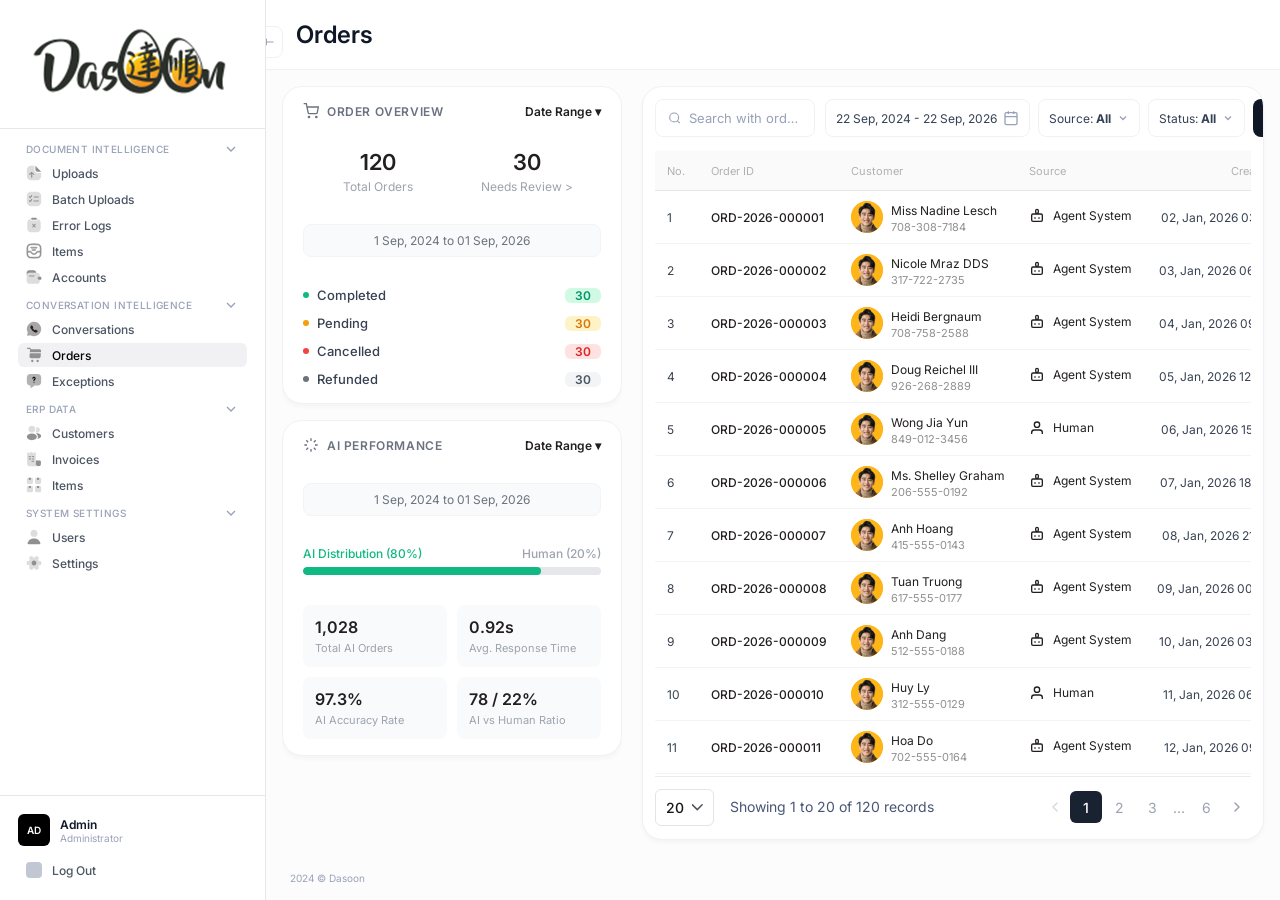
<file: orders.html>
<!DOCTYPE html>
<html lang="vi">
  <head>
    <link rel="icon" type="image/png" href="images/logo.png" />
    <meta charset="UTF-8" />
    <meta name="viewport" content="width=device-width, initial-scale=1.0" />
    <title>Orders - Dasoon</title>
    <link rel="preconnect" href="https://fonts.googleapis.com" />
    <link rel="preconnect" href="https://fonts.gstatic.com" crossorigin />
    <link
      href="https://fonts.googleapis.com/css2?family=Inter:wght@400;500;600&display=swap"
      rel="stylesheet"
    />
    <link rel="stylesheet" href="style.css" />
  </head>
  <body>
    <div class="frame">
      <aside class="sidebar">
        <div class="logo">
          <img src="images/logo.png" alt="Dasoon" width="206" height="72" />
        </div>

        <nav class="app-sidebar-menu">
          <div class="menu-group">
            <div class="menu-title">
              <span>Document Intelligence</span>
              <svg width="16" height="16" viewBox="0 0 24 24" fill="none" stroke="currentColor" stroke-width="2">
                <polyline points="6 9 12 15 18 9"></polyline>
              </svg>
            </div>
            <a href="#" class="menu-item">
              <img src="images/file-up.svg" alt="" class="menu-icon" />Uploads
            </a>
            <a href="#" class="menu-item">
              <img src="images/questionnaire-tablet.svg" alt="" class="menu-icon" />Batch Uploads
            </a>
            <a href="#" class="menu-item">
              <img src="images/tablet-delete.svg" alt="" class="menu-icon" />Error Logs
            </a>
            <a href="#" class="menu-item">
              <img src="images/Frame.svg" alt="" class="menu-icon" />Items
            </a>
            <a href="#" class="menu-item">
              <img src="images/wallet.svg" alt="" class="menu-icon" />Accounts
            </a>
          </div>

          <div class="menu-group">
            <div class="menu-title">
              <span>Conversation Intelligence</span>
              <svg width="16" height="16" viewBox="0 0 24 24" fill="none" stroke="currentColor" stroke-width="2">
                <polyline points="6 9 12 15 18 9"></polyline>
              </svg>
            </div>
            <a href="index.html" class="menu-item">
              <img src="images/whatsapp.svg" alt="" class="menu-icon" />Conversations
            </a>
            <a href="orders.html" class="menu-item active">
              <img src="images/handcart.svg" alt="" class="menu-icon" />Orders
            </a>
            <a href="#" class="menu-item">
              <img src="images/message-question.svg" alt="" class="menu-icon" />Exceptions
            </a>
          </div>

          <div class="menu-group">
            <div class="menu-title">
              <span>ERP Data</span>
              <svg width="16" height="16" viewBox="0 0 24 24" fill="none" stroke="currentColor" stroke-width="2">
                <polyline points="6 9 12 15 18 9"></polyline>
              </svg>
            </div>
            <a href="#" class="menu-item">
              <img src="images/users.svg" alt="" class="menu-icon" />Customers
            </a>
            <a href="invoices.html" class="menu-item">
              <img src="images/cheque.svg" alt="" class="menu-icon" />Invoices
            </a>
            <a href="items.html" class="menu-item">
              <img src="images/lots-shopping.svg" alt="" class="menu-icon" />Items
            </a>
          </div>

          <div class="menu-group">
            <div class="menu-title">
              <span>System Settings</span>
              <svg width="16" height="16" viewBox="0 0 24 24" fill="none" stroke="currentColor" stroke-width="2">
                <polyline points="6 9 12 15 18 9"></polyline>
              </svg>
            </div>
            <a href="#" class="menu-item">
              <img src="images/user.svg" alt="" class="menu-icon" />Users
            </a>
            <a href="#" class="menu-item">
              <img src="images/setting-2.svg" alt="" class="menu-icon" />Settings
            </a>
          </div>
        </nav>

        <div class="footer-sidebar">
          <div class="admin">
            <span class="avatar">AD</span>
            <div class="admin-info">
              <span class="admin-name">Admin</span>
              <span class="admin-role">Administrator</span>
            </div>
          </div>
          <a href="#" class="menu-item logout"><span class="icon"></span>Log Out</a>
        </div>
      </aside>

      <main class="container">
        <header class="topbar">
          <button class="toggle" type="button" aria-label="Toggle sidebar">
            <img src="images/icon-toggle.svg" alt="Toggle Menu" class="toggle-icon" />
          </button>
          <h1>Orders</h1>
        </header>

        <section class="content content-orders">
          <div class="orders-layout">
            <aside class="orders-side">
              <div class="panel">
                <div class="panel-header">
                  <div class="panel-title">
                    <svg width="16" height="16" viewBox="0 0 24 24" fill="none" stroke="currentColor" stroke-width="2">
                      <circle cx="9" cy="21" r="1"></circle>
                      <circle cx="20" cy="21" r="1"></circle>
                      <path d="M1 1h4l2.68 13.39a2 2 0 0 0 2 1.61h9.72a2 2 0 0 0 2-1.61L23 6H6"></path>
                    </svg>
                    <span>ORDER OVERVIEW</span>
                  </div>
                  <button class="date-filter" type="button">Date Range ▾</button>
                </div>

                <div class="kpi-row">
                  <div class="kpi-box">
                    <div class="kpi-value" id="kpi-total-orders">1,456</div>
                    <div class="kpi-label">Total Orders</div>
                  </div>
                  <div class="kpi-box">
                    <div class="kpi-value" id="kpi-needs-review">456</div>
                    <div class="kpi-label">Needs Review &gt;</div>
                  </div>
                </div>

                <div class="date-range-badge">1 Sep, 2024 to 01 Sep, 2026</div>

                <ul class="status-list">
                  <li>
                    <span class="status-name"><i class="dot green"></i>Completed</span>
                    <span class="badge green" id="badge-completed">892</span>
                  </li>
                  <li>
                    <span class="status-name"><i class="dot yellow"></i>Pending</span>
                    <span class="badge yellow" id="badge-pending">328</span>
                  </li>
                  <li>
                    <span class="status-name"><i class="dot red"></i>Cancelled</span>
                    <span class="badge red" id="badge-cancelled">156</span>
                  </li>
                  <li>
                    <span class="status-name"><i class="dot gray"></i>Refunded</span>
                    <span class="badge gray" id="badge-refunded">80</span>
                  </li>
                </ul>
              </div>

              <div class="panel">
                <div class="panel-header">
                  <div class="panel-title">
                    <svg width="16" height="16" viewBox="0 0 24 24" fill="none" stroke="currentColor" stroke-width="2">
                      <path d="M12 2v4M12 18v4M4.93 4.93l2.83 2.83M16.24 16.24l2.83 2.83M2 12h4M18 12h4M4.93 19.07l2.83-2.83M16.24 7.76l2.83-2.83"></path>
                    </svg>
                    <span>AI PERFORMANCE</span>
                  </div>
                  <button class="date-filter" type="button">Date Range ▾</button>
                </div>

                <div class="date-range-badge">1 Sep, 2024 to 01 Sep, 2026</div>

                <div class="progress-section">
                  <div class="progress-labels">
                    <span class="text-green" id="ai-dist-label">AI Distribution (78%)</span>
                    <span class="text-gray" id="human-dist-label">Human (22%)</span>
                  </div>
                  <div class="progress-bar">
                    <div class="progress-fill" style="width: 78%;"></div>
                  </div>
                </div>

                <div class="ai-grid">
                  <div class="ai-stat-box">
                    <div class="stat-val">1,028</div>
                    <div class="stat-lbl">Total AI Orders</div>
                  </div>
                  <div class="ai-stat-box">
                    <div class="stat-val">0.92s</div>
                    <div class="stat-lbl">Avg. Response Time</div>
                  </div>
                  <div class="ai-stat-box">
                    <div class="stat-val">97.3%</div>
                    <div class="stat-lbl">AI Accuracy Rate</div>
                  </div>
                  <div class="ai-stat-box">
                    <div class="stat-val">78 / 22%</div>
                    <div class="stat-lbl">AI vs Human Ratio</div>
                  </div>
                </div>
              </div>
            </aside>

            <div class="card orders-main">
              <div class="table-toolbar">
                <label class="search-box">
                  <svg width="16" height="16" viewBox="0 0 24 24" fill="none" stroke="currentColor" stroke-width="2">
                    <circle cx="11" cy="11" r="8"></circle>
                    <line x1="21" y1="21" x2="16.65" y2="16.65"></line>
                  </svg>
                  <input type="text" id="order-search-input" placeholder="Search with order id" />
                </label>

                <div class="filter-actions">
                  <div class="filter-box date-box">
                    <span>22 Sep, 2024 - 22 Sep, 2026</span>
                    <svg width="16" height="16" viewBox="0 0 24 24" fill="none" stroke="currentColor" stroke-width="2">
                      <rect x="3" y="4" width="18" height="18" rx="2" ry="2"></rect>
                      <line x1="16" y1="2" x2="16" y2="6"></line>
                      <line x1="8" y1="2" x2="8" y2="6"></line>
                      <line x1="3" y1="10" x2="21" y2="10"></line>
                    </svg>
                  </div>

                  <div class="filter-box" id="filter-source">
                    <span>Source: <strong>All</strong></span>
                    <svg width="12" height="12" viewBox="0 0 24 24" fill="none" stroke="currentColor" stroke-width="2.5">
                      <polyline points="6 9 12 15 18 9"></polyline>
                    </svg>
                  </div>

                  <div class="filter-box" id="filter-status">
                    <span>Status: <strong>All</strong></span>
                    <svg width="12" height="12" viewBox="0 0 24 24" fill="none" stroke="currentColor" stroke-width="2.5">
                      <polyline points="6 9 12 15 18 9"></polyline>
                    </svg>
                  </div>

                  <button class="today-btn" type="button" id="today-btn">Today</button>

                  <button class="resync-btn" type="button" id="resync-btn">
                    <svg width="14" height="14" viewBox="0 0 24 24" fill="none" stroke="currentColor" stroke-width="2">
                      <polyline points="23 4 23 10 17 10"></polyline>
                      <polyline points="1 20 1 14 7 14"></polyline>
                      <path d="M3.51 9a9 9 0 0 1 14.85-3.36L23 10M1 14l4.64 4.36A9 9 0 0 0 20.49 15"></path>
                    </svg>
                    <span>Resync</span>
                  </button>
                </div>
              </div>

              <div class="table-container orders-table-container">
                <div class="table-scroll">
                  <table class="data-table orders-table">
                    <thead>
                      <tr>
                        <th class="col-no">No.</th>
                        <th class="col-order-id">Order ID</th>
                        <th class="col-customer">Customer</th>
                        <th class="col-source">Source</th>
                        <th class="col-created">Created At</th>
                        <th class="col-status">Status</th>
                        <th class="col-action"></th>
                      </tr>
                    </thead>
                    <tbody id="orders-table-body"></tbody>
                  </table>
                </div>

                <div class="pagination-container">
                  <div class="pagination-left">
                    <button class="pagination-dropdown" aria-label="Select rows per page">
                      <span>20</span>
                      <svg width="11" height="7" viewBox="0 0 11 7" fill="none" xmlns="http://www.w3.org/2000/svg" class="dropdown-icon">
                        <path d="M10.6376 0.285825C10.9288 0.576976 10.9288 1.04899 10.6376 1.34014L5.80429 6.17347C5.51314 6.46462 5.04113 6.46462 4.74998 6.17347L-0.0833511 1.34014C-0.374502 1.04899 -0.374502 0.576976 -0.0833511 0.285825C0.2078 0.00392342 0.671317 0.00392342 0.962468 0.285825L5.27714 4.6005L9.59181 0.285825C9.88296 -0.00462529 10.3465 -0.00462529 10.6376 0.285825Z" fill="#52525B"/>
                      </svg>
                    </button>
                    <span class="pagination-text">Loading...</span>
                  </div>
                  <div class="pagination-pages"></div>
                </div>
              </div>
            </div>
          </div>
        </section>

        <footer class="page-footer">2024 © Dasoon</footer>
      </main>
    </div>
    <script src="js/orders.js"></script>
  </body>
</html>
</file>
<file: style.css>
:root {
  --bg-page: #fcfcfc;
  --white: #ffffff;
  --black: #000000;
  --text: #101828;
  --text-muted: #4b5563;
  --stroke: #e7e7e9;
  --border: #f1f1f4;
  --grey-brand: #99a1b7;
  --grey-2: #918f8f;
  --grey-3: #231f20;
  --accent: #f79009;
}

* {
  margin: 0;
  padding: 0;
  box-sizing: border-box;
}

body {
  font-family: "Inter", Arial, sans-serif;
  background: var(--bg-page);
  color: var(--text);
}

a {
  text-decoration: none;
  color: inherit;
}

button,
input {
  font-family: inherit;
}

.frame {
  display: flex;
  align-items: flex-start;
  width: 100%;
  max-width: 1920px;
  height: 100vh;
  margin: 0 auto;
  background: var(--bg-page);
}

.icon {
  display: inline-block;
  width: 16px;
  height: 16px;
  flex-shrink: 0;
  border-radius: 4px;
  background: var(--grey-brand);
  opacity: 0.6;
}

.menu-icon {
  width: 16px;
  height: 16px;
  flex-shrink: 0;
}

.sidebar {
  position: sticky;
  top: 0;
  display: flex;
  flex-direction: column;
  align-items: flex-start;
  flex-shrink: 0;
  width: 266px;
  height: 100vh;
  border-right: 1px solid var(--stroke);
  background: var(--white);
}

.logo {
  display: flex;
  flex-direction: column;
  align-items: flex-start;
  align-self: stretch;
  gap: 4px;
  padding: 28px 30px;
  border-bottom: 1px solid var(--stroke);
}

.logo img {
  display: block;
  width: 206px;
  height: 72px;
  object-fit: contain;
}

.app-sidebar-menu {
  display: flex;
  flex-direction: column;
  align-items: flex-start;
  align-self: stretch;
  flex: 1 1 0;
  gap: 12px;
  min-height: 0;
  padding: 16px 18px;
  overflow-y: auto;
  scrollbar-width: none;
}

.app-sidebar-menu::-webkit-scrollbar {
  display: none;
}

.menu-group {
  display: flex;
  flex-direction: column;
  align-self: stretch;
  flex-shrink: 0;
  gap: 2px;
}

.menu-title {
  padding: 4px 8px;
  font-size: 10px;
  font-weight: 500;
  letter-spacing: 0.04em;
  text-transform: uppercase;
  color: var(--grey-brand);
}

.menu-item {
  display: flex;
  align-items: center;
  gap: 10px;
  padding: 6px 8px;
  border-radius: 6px;
  font-size: 12px;
  font-weight: 500;
  color: var(--text-muted);
}

.menu-item:hover {
  background: var(--border);
}

.menu-item.active {
  background: var(--border);
  color: var(--black);
}

.footer-sidebar {
  display: flex;
  flex-direction: column;
  align-self: stretch;
  gap: 12px;
  padding: 18px;
  border-top: 1px solid var(--stroke);
}

.admin {
  display: flex;
  align-items: center;
  gap: 10px;
}

.avatar {
  display: flex;
  align-items: center;
  justify-content: center;
  width: 32px;
  height: 32px;
  border-radius: 6px;
  background: var(--black);
  color: var(--white);
  font-size: 10px;
  font-weight: 600;
}

.admin-info {
  display: flex;
  flex-direction: column;
}

.admin-name {
  font-size: 12px;
  font-weight: 600;
}

.admin-role {
  font-size: 10px;
  color: var(--grey-brand);
}

.logout {
  padding: 8px 0;
}

.container {
  display: flex;
  flex-direction: column;
  align-items: flex-start;
  flex: 1 0 0;
  min-width: 0;
  height: 100vh;
  overflow: hidden;
}

.topbar {
  position: relative;
  display: flex;
  align-items: center;
  align-self: stretch;
  flex-shrink: 0;
  height: 70px;
  padding: 0 30px;
  border-bottom: 1px solid var(--border);
  background: var(--white);
}

.toggle {
  position: absolute;
  top: 26px;
  left: -15px;
  z-index: 2;
  display: flex;
  padding: 6px;
  border: 1px solid var(--border);
  border-radius: 8px;
  background: var(--white);
  cursor: pointer;
}

.toggle .icon,
.toggle-icon {
  display: block;
  width: 18px;
  height: 18px;
}

.topbar h1 {
  font-size: 24px;
  font-weight: 600;
}

.content {
  display: flex;
  flex-direction: column;
  align-self: stretch;
  flex: 1 1 0;
  min-height: 0;
  padding: 24px;
  overflow-y: auto;
}

.card {
  display: flex;
  flex-direction: column;
  flex: 1 1 0;
  min-height: 480px;
  gap: 20px;
  padding: 20px;
  border: 1px solid #e5e7eb;
  border-radius: 12px;
  background: var(--white);
  box-shadow: 0 1px 3px rgba(0, 0, 0, 0.05);
}

.metrics {
  display: grid;
  grid-template-columns: repeat(4, 1fr);
  flex-shrink: 0;
  border: 1px solid var(--border);
  border-radius: 8px;
  background: var(--white);
  box-shadow: 0 1px 2px rgba(16, 24, 40, 0.05);
}

.metric {
  display: flex;
  flex-direction: column;
  align-items: flex-start;
  gap: 16px;
  min-width: 0;
  padding: 20px 24px;
}

.metric + .metric {
  border-left: 1px solid var(--border);
}

.metric-title {
  display: flex;
  align-items: center;
  gap: 6px;
  font-size: 12px;
  font-weight: 600;
  line-height: 14px;
  letter-spacing: 0.04em;
  text-transform: uppercase;
  color: var(--grey-brand);
}

.metric-icon {
  display: flex;
  align-items: center;
  color: var(--accent);
}

.metric-value {
  font-size: 24px;
  font-weight: 600;
  line-height: 1.2;
}

.metric-unit {
  font-size: 12px;
  color: var(--grey-brand);
}

.filters {
  flex-shrink: 0;
  display: flex;
  align-items: center;
  justify-content: space-between;
  gap: 12px;
}

.search-box {
  display: flex;
  align-items: center;
  gap: 8px;
  flex: 0 1 351px;
  min-width: 200px;
  height: 44px;
  padding: 0 12px 0 16px;
  border: 1px solid var(--border);
  border-radius: 8px;
  background: var(--white);
  color: var(--grey-brand);
}

.search-box input {
  width: 100%;
  min-width: 0;
  border: none;
  outline: none;
  background: transparent;
  font-size: 13px;
  text-overflow: ellipsis;
  color: var(--text);
}

.search-box input::placeholder {
  color: var(--grey-brand);
}

.filter-actions {
  display: flex;
  align-items: center;
  gap: 12px;
}

.filter-box {
  display: flex;
  align-items: center;
  gap: 8px;
  height: 44px;
  padding: 0 14px;
  border: 1px solid var(--border);
  border-radius: 8px;
  background: var(--white);
  font-size: 13px;
  color: #344054;
  white-space: nowrap;
  cursor: pointer;
}

.filter-box svg {
  flex-shrink: 0;
  color: var(--grey-brand);
}

.today-btn {
  height: 44px;
  padding: 0 16px;
  border: none;
  border-radius: 8px;
  background: var(--text);
  color: var(--white);
  font-size: 13px;
  font-weight: 500;
  cursor: pointer;
}

.today-btn:hover {
  background: #1d2939;
}

.page-footer {
  align-self: stretch;
  padding: 16px 24px;
  font-size: 10px;
  color: var(--grey-brand);
}

.table-container {
  display: flex;
  flex-direction: column;
  flex: 1 1 0;
  min-height: 0;
  border-radius: 8px;
  background: var(--white);
  box-shadow: 0 1px 3px rgba(0, 0, 0, 0.05);
  overflow: hidden;
}

.table-scroll {
  flex: 1 1 0;
  min-height: 0;
  overflow: auto;
}

.data-table {
  width: 100%;
  border-collapse: collapse;
  white-space: nowrap;
}

.data-table th,
.data-table td {
  padding: 12px;
}

.data-table th {
  position: sticky;
  top: 0;
  z-index: 1;
  box-shadow: inset 0 -1px 0 #e5e7eb;
  background: #fafafa;
  font-size: 12px;
  font-weight: 400;
  line-height: 20px;
  letter-spacing: 0.24px;
  text-transform: capitalize;
  text-align: left;
  color: #b2b1b1;
}

.data-table td {
  vertical-align: middle;
  border-bottom: 1px solid #f3f4f6;
  font-size: 13px;
  color: #374151;
}

.data-table td.col-lang,
.data-table td.col-input-token,
.data-table td.col-output-token,
.data-table td.col-total-token,
.data-table td.col-time {
  text-align: right;
}

.data-table td.col-total-token {
  font-weight: 400;
  line-height: 18px;
  color: var(--grey-3);
}

.data-table .col-no {
  width: 48px;
  min-width: 48px;
}

.data-table .col-channel {
  width: 48px;
  min-width: 48px;
  padding: 12px;
  text-align: center;
}

.data-table .col-conversation {
  width: 200px;
  min-width: 200px;
  padding: 12px;
}

.data-table .col-invoice {
  width: 96px;
  min-width: 96px;
}

.data-table .col-customer {
  width: 300px;
  min-width: 300px;
  max-width: 300px;
}

.data-table .col-lang {
  width: 60px;
  min-width: 60px;
}

.data-table .col-input-token,
.data-table .col-output-token,
.data-table .col-total-token,
.data-table .col-date {
  width: 118px;
  min-width: 118px;
}

.data-table .col-time {
  width: 76px;
  min-width: 76px;
}

.data-table .col-status {
  width: 100px;
  min-width: 100px;
}

.data-table .col-action {
  width: 48px;
  min-width: 48px;
  text-align: center;
}

.channel-icon {
  width: 14px;
  height: 14px;
  object-fit: contain;
}

.lang-badge {
  display: flex;
  align-items: center;
  justify-content: center;
  width: 36px;
  margin: 0 auto;
  padding: 4px;
  border-radius: 6px;
  background: #f4f4f5;
  font-size: 11px;
  font-weight: 600;
  line-height: 11px;
  text-transform: uppercase;
  color: var(--grey-2);
}

.session-info {
  display: flex;
  flex-direction: column;
  gap: 2px;
}

.session-name,
.session-id,
.customer-phone {
  display: -webkit-box;
  -webkit-box-orient: vertical;
  -webkit-line-clamp: 1;
  line-clamp: 1;
  overflow: hidden;
  text-overflow: ellipsis;
}

.session-name {
  font-size: 12px;
  line-height: 18px;
  color: var(--grey-3);
}

.session-id,
.customer-phone {
  font-size: 11px;
  line-height: 11px;
  text-transform: capitalize;
  color: var(--grey-2);
}

.customer-profile {
  display: flex;
  align-items: center;
  gap: 8px;
}

.customer-profile .avatar {
  width: 32px;
  height: 32px;
  flex-shrink: 0;
  border-radius: 100px;
  background: #feb517;
  object-fit: cover;
}

.customer-details {
  display: flex;
  flex-direction: column;
  gap: 2px;
}

.customer-name {
  overflow: hidden;
  text-overflow: ellipsis;
  font-size: 12px;
  line-height: 18px;
  color: var(--grey-3);
}

.customer-meta {
  display: flex;
  align-items: center;
  flex-wrap: nowrap;
  gap: 4px;
}

.badge {
  display: inline-flex;
  align-items: center;
  justify-content: center;
  padding: 2px 8px;
  border-radius: 6px;
  font-size: 11px;
  font-weight: 600;
  line-height: 11px;
  text-transform: capitalize;
}

.badge-existing {
  background: #ecfdf5;
  color: #10b981;
}

.badge-new {
  background: #e6f1fe;
  color: #005bc4;
}

.badge-grey {
  background: #f2f4f5;
  color: var(--grey-2);
}

.status-badge {
  display: inline-block;
  padding: 4px 10px;
  border-radius: 6px;
  font-size: 12px;
  font-weight: 500;
}

.status-resolved {
  background: #e6f4ea;
  color: #137333;
}

.status-active {
  background: #e8f0fe;
  color: #1967d2;
}

.status-failed {
  background: #fce8e6;
  color: #c5221f;
}

.status-pending {
  background: #fef7e0;
  color: #b06000;
}

.status-needsreview {
  background: #f4f4f5;
  color: #52525b;
}

.pagination-container {
  flex-shrink: 0;
  display: flex;
  align-items: center;
  justify-content: space-between;
  padding: 12px 20px;
  border-top: 1px solid #eaecf0;
  background: var(--white);
}

.pagination-left {
  display: flex;
  align-items: center;
  gap: 16px;
}

.pagination-dropdown {
  display: inline-flex;
  align-items: center;
  justify-content: space-between;
  gap: 8px;
  padding: 9px 10px;
  border: 1px solid #e4e4e7;
  border-radius: 6px;
  background: var(--white);
  font-size: 14px;
  font-weight: 500;
  color: #18181b;
  cursor: pointer;
  user-select: none;
  transition: all 0.2s ease;
}

.pagination-dropdown:hover {
  border-color: #d4d4d8;
  background: #fafafa;
}

.dropdown-icon {
  display: block;
  width: 11px;
  height: 7px;
}

.pagination-text {
  font-size: 14px;
  font-weight: 400;
  line-height: 20px;
  color: #485675;
}

.pagination-pages {
  display: flex;
  align-items: center;
  justify-content: flex-end;
  gap: 1px;
  padding: 4px 0;
}

.page-btn {
  display: inline-flex;
  align-items: center;
  justify-content: center;
  min-width: 32px;
  height: 32px;
  padding: 0 6px;
  border: none;
  border-radius: 6px;
  background: transparent;
  font-size: 14px;
  font-weight: 400;
  color: #9ca3af;
  cursor: pointer;
  transition: all 0.2s ease;
}

.page-btn:hover {
  background: #f3f4f6;
  color: #111827;
}

.page-btn.active {
  background: #182230;
  color: var(--white);
  font-weight: 500;
}

.page-btn.page-arrow {
  min-width: unset;
  padding: 4px 6px;
}

.page-btn.page-arrow svg {
  display: block;
  width: 16px;
  height: 16px;
}

.page-dots {
  display: inline-flex;
  align-items: center;
  justify-content: center;
  padding: 0 4px;
  font-size: 14px;
  color: #9ca3af;
}

.content-orders {
  padding: 20px 24px;
  overflow: hidden;
  height: 100%;
}

.orders-layout {
  display: grid;
  grid-template-columns: 340px 1fr;
  gap: 20px;
  height: 100%;
  min-height: 0;
  width: 100%;
}

.orders-side {
  display: flex;
  flex-direction: column;
  gap: 16px;
  min-height: 0;
  height: 100%;
  overflow-y: auto;
  scrollbar-width: none;
}

.orders-side::-webkit-scrollbar {
  display: none;
}

.panel {
  display: flex;
  flex-direction: column;
  gap: 14px;
  padding: 16px 20px;
  border: 1px solid var(--border);
  border-radius: 20px;
  background: var(--white);
  box-shadow: 0 3px 4px rgba(0, 0, 0, 0.03);
  flex-shrink: 0;
}

.orders-main {
  display: flex;
  flex-direction: column;
  flex: 1 1 0;
  height: 100%;
  min-height: 0;
  min-width: 0;
  gap: 14px;
  padding: 18px 20px;
  border: 1px solid var(--border);
  border-radius: 20px;
  background: var(--white);
  box-shadow: 0 3px 4px rgba(0, 0, 0, 0.03);
  overflow: hidden;
}

@media (max-width: 1600px) {
  .content {
    padding: 16px;
  }

  .card {
    padding: 12px;
  }

  .data-table th,
  .data-table td {
    padding: 12px 8px;
  }

  .data-table th {
    font-size: 11px;
    letter-spacing: 0;
  }

  .data-table td {
    font-size: 12px;
  }

  .data-table .col-no {
    width: 36px;
    min-width: 36px;
  }

  .data-table .col-channel,
  .data-table .col-conversation {
    padding: 12px 8px;
  }

  .data-table .col-channel {
    width: 40px;
    min-width: 40px;
  }

  .data-table .col-conversation {
    width: 140px;
    min-width: 140px;
  }

  .data-table .col-invoice {
    width: 90px;
    min-width: 90px;
  }

  .data-table .col-customer {
    width: 200px;
    min-width: 200px;
    max-width: 200px;
  }

  .data-table .col-lang {
    width: 52px;
    min-width: 52px;
  }

  .data-table .col-input-token,
  .data-table .col-output-token,
  .data-table .col-total-token,
  .data-table .col-date {
    width: 92px;
    min-width: 92px;
  }

  .data-table .col-time {
    width: 56px;
    min-width: 56px;
  }

  .data-table .col-status {
    width: 100px;
    min-width: 100px;
  }

  .data-table .col-action {
    width: 40px;
    min-width: 40px;
  }

  .status-badge {
    padding: 4px 8px;
    font-size: 11px;
  }
}

.sidebar.collapsed {
  width: 0;
  overflow: hidden;
  border-right: none;
  padding: 0;
}

.sidebar.collapsed ~ .container {
  flex: 1;
}

.menu-group.collapsed .menu-item {
  display: none;
}

.menu-group.collapsed .menu-title svg {
  transform: rotate(-90deg);
}

.menu-title {
  display: flex;
  align-items: center;
  justify-content: space-between;
  transition: all 0.2s ease;
}

.menu-title svg {
  transition: transform 0.2s ease;
}

.filter-box:hover {
  border-color: #d4d4d8;
  background: #fafafa;
}

.filter-box:active {
  background: #f3f4f6;
}

.page-btn:disabled {
  opacity: 0.4;
  cursor: not-allowed;
}

.page-btn:disabled:hover {
  background: transparent;
  color: #9ca3af;
}

@media (max-height: 900px) {
  .app-sidebar-menu {
    gap: 6px;
    padding: 10px 18px;
  }

  .menu-title {
    padding: 2px 8px;
  }

  .menu-item {
    padding: 4px 8px;
  }
}


.panel-header {
  display: flex;
  justify-content: space-between;
  align-items: center;
  margin-bottom: 16px;
}

.panel-title {
  display: flex;
  align-items: center;
  gap: 8px;
  font-size: 12px;
  font-weight: 600;
  color: #6b7280;
  letter-spacing: 0.05em;
}

.date-filter {
  background: none;
  border: none;
  font-family: 'Inter', sans-serif;
  font-size: 12px;
  font-weight: 600;
  color: #231f20;
  cursor: pointer;
}

.kpi-row {
  display: grid;
  grid-template-columns: 1fr 1fr;
  text-align: center;
  margin-bottom: 16px;
}

.kpi-value {
  font-size: 22px;
  font-weight: 600;
  color: #231f20;
  margin-bottom: 4px;
}

.kpi-label {
  font-size: 12px;
  color: #9ca3af;
}

.date-range-badge {
  background: #f9fafb;
  border: 1px solid #f3f4f6;
  border-radius: 8px;
  padding: 8px 12px;
  text-align: center;
  font-size: 12px;
  color: #6b7280;
  margin-bottom: 16px;
}

.status-list {
  list-style: none;
  padding: 0;
  margin: 0;
  display: flex;
  flex-direction: column;
  gap: 12px;
}

.status-list li {
  display: flex;
  justify-content: space-between;
  align-items: center;
  font-size: 13px;
  color: #374151;
}

.status-name {
  display: flex;
  align-items: center;
  gap: 8px;
  font-weight: 500;
}

.dot {
  width: 6px;
  height: 6px;
  border-radius: 50%;
  display: inline-block;
}
.dot.green { background: #10b981; }
.dot.yellow { background: #f59e0b; }
.dot.red { background: #ef4444; }
.dot.gray { background: #6b7280; }

.badge {
  padding: 2px 10px;
  border-radius: 6px;
  font-size: 12px;
  font-weight: 600;
}
.badge.green { background: #d1fae5; color: #059669; }
.badge.yellow { background: #fef3c7; color: #d97706; }
.badge.red { background: #fee2e2; color: #dc2626; }
.badge.gray { background: #f3f4f6; color: #4b5563; }

.progress-section {
  margin-bottom: 16px;
}

.progress-labels {
  display: flex;
  justify-content: space-between;
  font-size: 12px;
  font-weight: 500;
  margin-bottom: 6px;
}

.text-green { color: #10b981; }
.text-gray { color: #9ca3af; }

.progress-bar {
  width: 100%;
  height: 8px;
  background: #e5e7eb;
  border-radius: 99px;
  overflow: hidden;
}

.progress-fill {
  height: 100%;
  background: #10b981;
  border-radius: 99px;
}

.ai-grid {
  display: grid;
  grid-template-columns: 1fr 1fr;
  gap: 10px;
}

.ai-stat-box {
  background: #f9fafb;
  border-radius: 8px;
  padding: 12px;
}

.stat-val {
  font-size: 16px;
  font-weight: 600;
  color: #231f20;
  margin-bottom: 4px;
}

.stat-lbl {
  font-size: 11px;
  color: #9ca3af;
}

.table-toolbar {
  display: flex;
  align-items: center;
  justify-content: space-between;
  gap: 10px;
  flex-shrink: 0;
  margin-bottom: 0;
}

.orders-main .search-box {
  flex: 0 1 240px;
  min-width: 160px;
  height: 38px;
  padding: 0 12px;
}

.orders-main .filter-actions {
  display: flex;
  align-items: center;
  gap: 8px;
  flex-wrap: nowrap;
}

.orders-main .filter-box {
  height: 38px;
  padding: 0 10px;
  font-size: 12px;
  gap: 6px;
}

.orders-main .today-btn,
.orders-main .resync-btn {
  height: 38px;
  padding: 0 12px;
  font-size: 12px;
}

.orders-main .table-container {
  display: flex;
  flex-direction: column;
  flex: 1 1 0;
  min-height: 0;
  border: none;
  box-shadow: none;
  border-radius: 0;
  overflow: hidden;
}

.orders-main .table-scroll {
  flex: 1 1 0;
  min-height: 0;
  overflow-y: auto;
  overflow-x: auto;
}

.orders-main .pagination-container {
  flex-shrink: 0;
  padding: 10px 0 0 0;
  border-top: 1px solid #eaecf0;
}

.orders-table {
  width: 100%;
  border-collapse: collapse;
}

.orders-table th,
.orders-table td {
  padding: 10px 12px;
}

.orders-table .col-no {
  width: 44px;
  min-width: 44px;
}

.orders-table .col-order-id {
  width: 135px;
  min-width: 125px;
}

.orders-table .col-customer {
  min-width: 160px;
  max-width: none;
}

.orders-table .customer-profile .avatar {
  width: 32px;
  height: 32px;
}

.orders-table .col-source {
  width: 130px;
  min-width: 120px;
}

.orders-table .col-created {
  width: 165px;
  min-width: 155px;
  text-align: right;
}

.orders-table .col-status {
  width: 95px;
  min-width: 90px;
  text-align: center;
}

.orders-table .col-action {
  width: 36px;
  min-width: 36px;
  text-align: center;
}

.resync-btn {
  display: inline-flex;
  align-items: center;
  gap: 8px;
  border: none;
  border-radius: 8px;
  background: var(--text);
  color: var(--white);
  font-weight: 500;
  cursor: pointer;
  transition: all 0.2s ease;
}

.resync-btn:hover {
  background: #1d2939;
}

.order-id-text {
  font-size: 12px;
  color: var(--grey-3);
  font-weight: 500;
}

.source-cell {
  display: inline-flex;
  align-items: center;
  gap: 8px;
  font-size: 12px;
  color: var(--grey-3);
}

.source-icon {
  display: flex;
  align-items: center;
  justify-content: center;
  width: 16px;
  height: 16px;
}

.order-status-badge {
  display: inline-flex;
  align-items: center;
  justify-content: center;
  padding: 4px 10px;
  border-radius: 6px;
  font-size: 12px;
  font-weight: 600;
  text-transform: capitalize;
}

.badge-completed {
  background: #e8faf0;
  color: #12a150;
}

.badge-pending {
  background: #fdedd3;
  color: #f5a524;
}

.badge-cancelled {
  background: #fee7ef;
  color: #c20e4d;
}

.badge-refunded {
  background: #f3f4f6;
  color: #4b5563;
}

@keyframes spin {
  from {
    transform: rotate(0deg);
  }
  to {
    transform: rotate(360deg);
  }
}

@media (min-width: 1600px) {
  .orders-layout {
    grid-template-columns: 376px 1fr;
    gap: 24px;
  }
}

@media (max-width: 1024px) {
  .content-orders {
    overflow-y: auto;
    height: auto;
  }
  .orders-layout {
    grid-template-columns: 1fr;
    height: auto;
  }
  .orders-side {
    height: auto;
    overflow-y: visible;
  }
  .orders-main {
    height: 600px;
  }
}
.resync-btn {
  display: inline-flex;
  align-items: center;
  gap: 8px;
  height: 44px;
  padding: 0 16px;
  border: none;
  border-radius: 8px;
  background: #231f20;
  color: #ffffff;
  font-size: 14px;
  font-weight: 500;
  cursor: pointer;
  transition: opacity 0.15s ease;
}

.resync-btn:hover {
  opacity: 0.9;
}

.resync-btn.is-syncing img,
.resync-btn.is-syncing svg {
  animation: spin-sync 0.8s linear infinite;
}

@keyframes spin-sync {
  from { transform: rotate(0deg); }
  to { transform: rotate(360deg); }
}

.col-invoice-no {
  width: 280px;
  font-size: 12px;
  font-weight: 500;
  color: #231f20;
  text-align: left;
}

.col-invoice-customer {
  min-width: 260px;
  text-align: left;
}

.col-invoice-amount {
  width: 180px;
  font-size: 12px;
  font-weight: 500;
  color: #231f20;
  text-align: right;
}

.col-invoice-created {
  width: 180px;
  font-size: 12px;
  color: #918f8f;
  text-align: right;
}

.col-invoice-due {
  width: 180px;
  font-size: 12px;
  color: #918f8f;
  text-align: right;
}

.col-invoice-status {
  width: 180px;
  text-align: left;
}

.col-invoice-action {
  width: 40px;
  text-align: center;
}

.invoice-customer-cell {
  display: flex;
  align-items: center;
  gap: 12px;
  white-space: nowrap;
}

.invoice-customer-avatar {
  width: 40px;
  height: 40px;
  border-radius: 50%;
  object-fit: cover;
  flex-shrink: 0;
  background: #f4f4f5;
}

.invoice-customer-info {
  display: flex;
  flex-direction: column;
  gap: 4px;
  line-height: 18px;
}

.invoice-customer-name {
  font-size: 12px;
  font-weight: 500;
  color: #18181b;
}

.invoice-customer-phone {
  font-size: 12px;
  color: #918f8f;
}

.badge-status {
  display: inline-flex;
  align-items: center;
  justify-content: center;
  padding: 4px 8px;
  border-radius: 6px;
  font-size: 12px;
  font-weight: 600;
  line-height: 14px;
  text-transform: capitalize;
  white-space: nowrap;
}

.badge-status-paid {
  background: #e8faf0;
  color: #12a150;
}

.badge-status-pending {
  background: #fff8e6;
  color: #f3a218;
}

.badge-status-cancelled {
  background: #feeceb;
  color: #f04438;
}

.invoice-action-btn {
  background: transparent;
  border: none;
  cursor: pointer;
  padding: 4px;
  display: inline-flex;
  align-items: center;
  justify-content: center;
  border-radius: 4px;
  transition: background-color 0.15s ease;
}

.invoice-action-btn:hover {
  background: #f4f4f5;
}

.floating-dropdown-menu {
  position: absolute;
  background: #ffffff;
  border: 1px solid #e4e4e7;
  box-shadow: 0 10px 15px -3px rgba(0, 0, 0, 0.08), 0 4px 6px -4px rgba(0, 0, 0, 0.04);
  border-radius: 8px;
  padding: 4px;
  z-index: 1000;
  min-width: 140px;
}
.invoice-link {
  color: #231f20;
  text-decoration: none;
  font-weight: 500;
  transition: color 0.15s ease;
}

.invoice-link:hover {
  color: #10b981;
  text-decoration: underline;
}

.content-invoice-details {
  flex: 1 1 0;
  min-height: 0;
  height: 100%;
  padding: 20px 24px;
  overflow: hidden;
}

.invoice-details-layout {
  display: grid;
  grid-template-columns: 360px 1fr;
  gap: 24px;
  height: 100%;
  min-height: 0;
  width: 100%;
}

.invoice-details-side {
  width: 100%;
  height: 100%;
  min-height: 0;
  display: flex;
  flex-direction: column;
  gap: 20px;
  overflow-y: auto;
}

.invoice-details-main {
  height: 100%;
  min-height: 0;
  display: flex;
  flex-direction: column;
  overflow: hidden;
}

.invoice-detail-card {
  background: #ffffff;
  border: 1px solid #f1f1f4;
  border-radius: 20px;
  box-shadow: 0 3px 4px rgba(0, 0, 0, 0.03);
  overflow: hidden;
  display: flex;
  flex-direction: column;
  flex-shrink: 0;
}

.invoice-detail-header {
  display: flex;
  flex-direction: column;
  gap: 12px;
  padding: 16px 20px 12px;
}

.invoice-back-btn {
  width: 28px;
  height: 28px;
  border-radius: 8px;
  border: 1px solid #f1f1f4;
  background: #ffffff;
  display: inline-flex;
  align-items: center;
  justify-content: center;
  cursor: pointer;
  transition: all 0.15s ease;
  color: #231f20;
  text-decoration: none;
}

.invoice-back-btn:hover {
  background: #f4f4f5;
  border-color: #d4d4d8;
}

.invoice-detail-title-group {
  display: flex;
  flex-direction: column;
  gap: 4px;
}

.invoice-detail-id-row {
  display: flex;
  align-items: center;
  gap: 8px;
}

.invoice-detail-id {
  font-size: 22px;
  font-weight: 600;
  line-height: 26px;
  color: #231f20;
}

.invoice-detail-subtitle {
  font-size: 12px;
  color: #918f8f;
  letter-spacing: 0.24px;
}

.invoice-meta-list {
  display: flex;
  flex-direction: column;
  gap: 8px;
  padding: 0 20px 16px;
}

.invoice-meta-item {
  display: flex;
  align-items: center;
  justify-content: space-between;
  gap: 12px;
  font-size: 12px;
  line-height: 18px;
}

.invoice-meta-label {
  display: flex;
  align-items: center;
  gap: 10px;
  color: #918f8f;
  width: 120px;
  flex-shrink: 0;
  text-transform: capitalize;
}

.invoice-meta-gray {
  color: #918f8f;
  width: 120px;
  flex-shrink: 0;
  text-transform: capitalize;
}

.invoice-meta-val {
  font-weight: 500;
  color: #231f20;
  text-align: right;
  flex: 1 1 0;
}

.invoice-customer-card-header {
  padding: 16px 20px 10px;
}

.invoice-customer-card-header span {
  font-size: 12px;
  font-weight: 600;
  color: #99a1b7;
  letter-spacing: 0.5px;
  text-transform: uppercase;
}

.invoice-customer-body {
  padding: 0 20px 16px;
  display: flex;
  flex-direction: column;
  gap: 12px;
}

.invoice-customer-profile {
  display: flex;
  align-items: center;
  gap: 12px;
}

.invoice-detail-avatar {
  width: 38px;
  height: 38px;
  border-radius: 50%;
  object-fit: cover;
  flex-shrink: 0;
  background: #feb517;
}

.invoice-detail-cust-info {
  display: flex;
  flex-direction: column;
  gap: 2px;
}

.invoice-detail-cust-name {
  font-size: 15px;
  font-weight: 600;
  color: #231f20;
}

.invoice-detail-cust-phone {
  font-size: 11px;
  color: #918f8f;
}

.invoice-view-cust-btn {
  display: inline-flex;
  align-items: center;
  gap: 6px;
  height: 28px;
  padding: 0 8px;
  background: #f9f9f9;
  border-radius: 6px;
  font-size: 12px;
  font-weight: 500;
  color: #918f8f;
  text-decoration: none;
  width: fit-content;
  transition: all 0.15s ease;
}

.invoice-view-cust-btn:hover {
  background: #f4f4f5;
  color: #231f20;
}

.invoice-items-card {
  background: #ffffff;
  border: 1px solid #f1f1f4;
  border-radius: 20px;
  box-shadow: 0 3px 4px rgba(0, 0, 0, 0.03);
  display: flex;
  flex-direction: column;
  height: 100%;
  min-height: 0;
  overflow: hidden;
}

.invoice-items-card-header {
  padding: 18px 24px 12px;
  flex-shrink: 0;
}

.invoice-items-card-header h2 {
  font-size: 18px;
  font-weight: 600;
  color: #18181b;
  text-transform: capitalize;
  margin: 0;
}

.invoice-items-table-wrapper {
  padding: 0 24px 16px;
  display: flex;
  flex-direction: column;
  flex: 1 1 0;
  min-height: 0;
  overflow-y: auto;
}

.invoice-items-table {
  width: 100%;
  border-collapse: collapse;
  table-layout: fixed;
  font-size: 12px;
}

.invoice-items-table th {
  padding: 10px 8px;
  font-size: 12px;
  font-weight: 400;
  color: #918f8f;
  border-bottom: 1px dashed #f1f1f4;
  letter-spacing: 0.24px;
  text-transform: capitalize;
  white-space: nowrap;
}

.invoice-items-table td {
  padding: 10px 8px;
  font-size: 12px;
  color: #231f20;
  border-bottom: 1px dashed #f1f1f4;
  vertical-align: middle;
}

.col-item-no {
  width: 40px;
  text-align: center;
  font-weight: 500;
}

.col-item-name {
  width: 180px;
  text-align: left;
  font-weight: 400;
}

.col-item-desc {
  width: auto;
  text-align: left;
  color: #918f8f !important;
  font-weight: 400;
  line-height: 17px;
}

.col-item-qty {
  width: 50px;
  text-align: right;
}

.col-item-uom {
  width: 65px;
  text-align: left;
  padding-left: 12px !important;
  color: #918f8f !important;
}

.col-item-price {
  width: 85px;
  text-align: right;
}

.col-item-total {
  width: 85px;
  text-align: right;
}

.invoice-summary-section {
  display: flex;
  flex-direction: column;
  gap: 8px;
  padding: 14px 8px 4px;
  align-items: flex-end;
  flex-shrink: 0;
  border-top: 1px dashed #f1f1f4;
}

.invoice-summary-row {
  display: flex;
  align-items: center;
  justify-content: flex-end;
  gap: 32px;
  width: 100%;
  max-width: 300px;
  font-size: 12px;
}

.invoice-summary-label {
  color: #918f8f;
  text-align: left;
  flex: 1 1 0;
}

.invoice-summary-val {
  text-align: right;
  font-weight: 500;
  color: #231f20;
  width: 100px;
}

.invoice-grand-total-row {
  margin-top: 2px;
  font-size: 16px;
  font-weight: 600;
}

.invoice-grand-total-label {
  color: #231f20;
  text-align: left;
  flex: 1 1 0;
}

.invoice-grand-total-val {
  text-align: right;
  color: #231f20;
  width: 100px;
}

@media (max-width: 1200px) {
  .content-invoice-details {
    overflow-y: auto;
    height: auto;
  }
  .invoice-details-layout {
    grid-template-columns: 1fr;
    height: auto;
  }
  .invoice-details-side {
    height: auto;
    overflow-y: visible;
  }
  .invoice-details-main {
    height: auto;
    overflow: visible;
  }
}
.content-items {
  display: flex;
  flex-direction: column;
  flex: 1 1 0;
  min-height: 0;
  height: 100%;
  padding: 24px;
  overflow: hidden;
}

.items-card {
  display: flex;
  flex-direction: column;
  flex: 1 1 0;
  min-height: 0;
  height: 100%;
  gap: 16px;
  overflow: hidden;
}

.items-table-container {
  display: flex;
  flex-direction: column;
  flex: 1 1 0;
  min-height: 0;
  overflow: hidden;
}

.items-table {
  width: 100%;
  border-collapse: collapse;
  table-layout: fixed;
  font-size: 12px;
}

.items-table th {
  background: #ffffff;
  box-shadow: inset 0 -1px 0 #f1f1f4;
  color: #918f8f;
  font-weight: 400;
  font-size: 12px;
  letter-spacing: 0.24px;
  text-transform: capitalize;
  padding: 12px;
}

.items-table td {
  border-bottom: 1px dashed #f1f1f4;
  padding: 16px 12px;
  vertical-align: middle;
  font-size: 12px;
}

.col-items-no {
  width: 48px;
  text-align: left;
  padding-left: 12px;
  color: #918f8f;
}

.items-table td.col-items-no {
  color: #231f20;
  font-weight: 500;
}

.col-items-sku {
  width: 150px;
  text-align: left;
  font-weight: 400;
  color: #231f20;
}

.col-items-name {
  width: 240px;
  text-align: left;
  font-weight: 400;
  color: #231f20;
}

.col-items-uom {
  width: 90px;
  text-align: left;
  color: #918f8f;
}

.col-items-desc {
  width: auto;
  text-align: left;
  color: #918f8f;
  line-height: 18px;
  white-space: normal;
}

.col-items-date {
  width: 160px;
  text-align: right;
  padding-right: 12px;
  color: #918f8f;
}

.col-items-status {
  width: 160px;
  text-align: right;
  padding-right: 12px;
  color: #918f8f;
}

.col-items-action {
  width: 40px;
  text-align: center;
}


.content-conversation-details {
  display: flex;
  flex-direction: column;
  flex: 1 1 0;
  min-height: 0;
  padding: 16px 24px;
  overflow: hidden;
}

.conversation-details-card {
  background: #ffffff;
  border: 1px solid #f1f1f4;
  border-radius: 24px;
  box-shadow: 0 3px 4px 0 rgba(0, 0, 0, 0.03);
  display: flex;
  flex-direction: column;
  flex: 1 1 0;
  min-height: 0;
  overflow: hidden;
}

.conversation-header-row {
  display: flex;
  align-items: center;
  justify-content: space-between;
  padding: 12px 20px;
  border-bottom: 1px solid #f1f1f4;
  flex-shrink: 0;
  gap: 16px;
  height: 64px;
}

.conversation-header-left {
  display: flex;
  align-items: center;
  gap: 16px;
}

.conversation-back-btn {
  width: 30px;
  height: 30px;
  display: flex;
  align-items: center;
  justify-content: center;
  background: #ffffff;
  border: 1px solid #f1f1f4;
  border-radius: 8px;
  cursor: pointer;
  color: #231f20;
  text-decoration: none;
  transition: background 0.15s ease;
}

.conversation-back-btn:hover {
  background: #f4f4f5;
}

.conversation-channel-icon {
  width: 28px;
  height: 28px;
  display: flex;
  align-items: center;
  justify-content: center;
}

.conversation-header-meta {
  display: flex;
  flex-direction: column;
  gap: 2px;
}

.conversation-header-title {
  font-size: 16px;
  font-weight: 600;
  color: #231f20;
  line-height: 18px;
}

.conversation-header-id {
  font-size: 12px;
  color: #918f8f;
  line-height: 16px;
}

.conversation-header-right {
  display: flex;
  align-items: center;
  gap: 12px;
}

.conversation-body-layout {
  display: flex;
  flex: 1 1 0;
  min-height: 0;
  overflow: hidden;
}

.conversation-chat-pane {
  display: flex;
  flex-direction: column;
  flex: 1 1 0;
  min-width: 0;
  height: 100%;
  overflow: hidden;
}

.conversation-chat-scroll {
  display: flex;
  flex-direction: column;
  flex: 1 1 0;
  min-height: 0;
  overflow-y: auto;
  padding: 16px 20px;
  gap: 10px;
}

.chat-msg-row {
  display: flex;
  flex-direction: column;
  width: 100%;
  flex-shrink: 0;
}

.chat-msg-row.ai,
.chat-msg-row.support {
  align-items: flex-end;
}

.chat-msg-row.customer {
  align-items: flex-start;
}

.chat-msg-header {
  display: flex;
  align-items: center;
  gap: 8px;
  margin-bottom: 4px;
}

.chat-msg-row.ai .chat-msg-header,
.chat-msg-row.support .chat-msg-header {
  flex-direction: row;
}

.chat-msg-row.customer .chat-msg-header {
  flex-direction: row;
}

.chat-msg-avatar {
  width: 28px;
  height: 28px;
  border-radius: 50%;
  display: flex;
  align-items: center;
  justify-content: center;
  flex-shrink: 0;
  overflow: hidden;
}

.chat-msg-avatar.ai-avatar {
  background: #f2f2f2;
}

.chat-msg-avatar.support-avatar {
  background: #e6f1fe;
  color: #0066cc;
}

.chat-msg-avatar.customer-avatar {
  background: #feb517;
}

.chat-msg-avatar img {
  width: 100%;
  height: 100%;
  object-fit: cover;
}

.chat-msg-author-info {
  display: flex;
  flex-direction: column;
  gap: 1px;
}

.chat-msg-row.ai .chat-msg-author-info,
.chat-msg-row.support .chat-msg-author-info {
  align-items: flex-end;
  text-align: right;
}

.chat-msg-row.customer .chat-msg-author-info {
  align-items: flex-start;
  text-align: left;
}

.chat-msg-author-name {
  font-size: 12px;
  font-weight: 500;
  color: #231f20;
  line-height: 16px;
}

.chat-msg-meta-text {
  font-size: 11px;
  color: #918f8f;
  display: flex;
  align-items: center;
  gap: 4px;
  line-height: 14px;
}

.chat-msg-time {
  font-size: 11px;
  color: #c8c7c7;
}

.chat-msg-bubble {
  padding: 12px 16px;
  font-size: 12px;
  line-height: 18px;
  color: #231f20;
  max-width: 580px;
  word-break: break-word;
}

.chat-msg-row.customer .chat-msg-bubble {
  max-width: 620px;
}

.chat-msg-bubble p {
  margin: 0;
}

.chat-msg-bubble p + p {
  margin-top: 4px;
}

.chat-msg-bubble.ai-bubble {
  background: #f9f9f9;
  border-radius: 12px 4px 12px 12px;
}

.chat-msg-bubble.customer-bubble {
  background: rgba(237, 152, 42, 0.12);
  border-radius: 4px 12px 12px 12px;
}

.chat-msg-bubble.support-bubble {
  background: #e6f1fe;
  border-radius: 12px 4px 12px 12px;
}

.handover-divider {
  display: flex;
  align-items: center;
  gap: 12px;
  width: 100%;
  margin: 4px 0;
  font-size: 11px;
  color: #918f8f;
  flex-shrink: 0;
}

.handover-divider::before,
.handover-divider::after {
  content: '';
  flex: 1;
  height: 1px;
  background: #f1f1f4;
}

.conversation-empty-state {
  display: flex;
  flex-direction: column;
  align-items: center;
  justify-content: center;
  flex: 1;
  padding: 40px;
  text-align: center;
  color: #71717a;
  gap: 12px;
}

.empty-state-icon {
  width: 56px;
  height: 56px;
  border-radius: 50%;
  background: #f4f4f5;
  display: flex;
  align-items: center;
  justify-content: center;
  color: #918f8f;
  margin-bottom: 8px;
}

.empty-state-title {
  font-size: 16px;
  font-weight: 600;
  color: #231f20;
}

.empty-state-desc {
  font-size: 13px;
  color: #918f8f;
  max-width: 400px;
  line-height: 20px;
}

.conversation-sidebar-pane {
  width: 360px;
  flex-shrink: 0;
  border-left: 1px solid #f1f1f4;
  overflow-y: auto;
  display: flex;
  flex-direction: column;
  height: 100%;
}

.conv-side-section {
  padding: 14px 18px;
  border-bottom: 1px solid #f1f1f4;
  display: flex;
  flex-direction: column;
  gap: 10px;
  flex-shrink: 0;
}

.conv-side-section:last-child {
  border-bottom: none;
}

.conv-section-header {
  display: flex;
  align-items: center;
  justify-content: space-between;
}

.conv-section-title {
  font-size: 11px;
  font-weight: 600;
  color: #99a1b7;
  letter-spacing: 0.5px;
  text-transform: uppercase;
}

.conv-sync-action {
  display: flex;
  align-items: center;
  gap: 6px;
  font-size: 11px;
  color: #918f8f;
}

.conv-user-info-card {
  display: flex;
  align-items: center;
  gap: 10px;
}

.conv-user-avatar {
  width: 36px;
  height: 36px;
  border-radius: 50%;
  overflow: hidden;
  background: #feb517;
  flex-shrink: 0;
}

.conv-user-avatar img {
  width: 100%;
  height: 100%;
  object-fit: cover;
}

.conv-user-name {
  font-size: 15px;
  font-weight: 600;
  color: #231f20;
  line-height: 18px;
}

.conv-user-phone {
  font-size: 11px;
  color: #918f8f;
  margin-top: 2px;
}

.conv-details-list {
  display: flex;
  flex-direction: column;
  gap: 6px;
}

.conv-detail-item {
  display: flex;
  align-items: center;
  justify-content: space-between;
  font-size: 12px;
  line-height: 16px;
}

.conv-detail-label {
  color: #918f8f;
  width: 110px;
}

.conv-detail-value {
  color: #231f20;
  font-weight: 500;
  text-align: right;
  flex: 1;
}

.conv-action-btn-link {
  display: inline-flex;
  align-items: center;
  gap: 6px;
  height: 28px;
  padding: 0 10px;
  background: #f9f9f9;
  border: 1px solid transparent;
  border-radius: 6px;
  font-size: 11px;
  font-weight: 500;
  color: #918f8f;
  text-decoration: none;
  align-self: flex-start;
  transition: background 0.15s ease, color 0.15s ease;
}

.conv-action-btn-link:hover {
  background: #f4f4f5;
  color: #231f20;
}

.conv-actions-group {
  display: flex;
  align-items: center;
  gap: 10px;
}

.conv-token-grid {
  display: flex;
  flex-direction: column;
  gap: 10px;
  width: 100%;
}

.conv-token-box {
  background: #f9f9f9;
  border-radius: 10px;
  padding: 12px 14px;
  display: flex;
  align-items: center;
  justify-content: space-between;
  gap: 10px;
}

.conv-token-col-left {
  display: flex;
  flex-direction: column;
  gap: 4px;
  flex: 1;
}

.conv-token-main-val {
  font-size: 18px;
  font-weight: 600;
  color: #231f20;
  line-height: 20px;
}

.conv-token-main-label {
  font-size: 12px;
  font-weight: 500;
  color: #918f8f;
}

.conv-token-col-right {
  display: flex;
  flex-direction: column;
  gap: 6px;
  flex: 1;
}

.conv-token-row {
  display: flex;
  align-items: center;
  justify-content: space-between;
}

.conv-token-indicator {
  display: flex;
  align-items: center;
  gap: 6px;
  font-size: 11px;
  font-weight: 500;
  color: #231f20;
}

.conv-dot {
  width: 6px;
  height: 6px;
  border-radius: 50%;
}

.conv-dot.green {
  background: #12a150;
}

.conv-dot.grey {
  background: #918f8f;
}

.conv-token-grid-row2 {
  display: flex;
  gap: 10px;
  width: 100%;
}

.conv-metric-mini {
  background: #f9f9f9;
  border-radius: 10px;
  padding: 12px;
  flex: 1;
  display: flex;
  flex-direction: column;
  gap: 4px;
}

.conv-metric-mini-val {
  font-size: 18px;
  font-weight: 600;
  color: #231f20;
  line-height: 20px;
}

.conv-metric-mini-desc {
  display: flex;
  align-items: center;
  gap: 6px;
  font-size: 12px;
  font-weight: 500;
  color: #918f8f;
}
</file>
